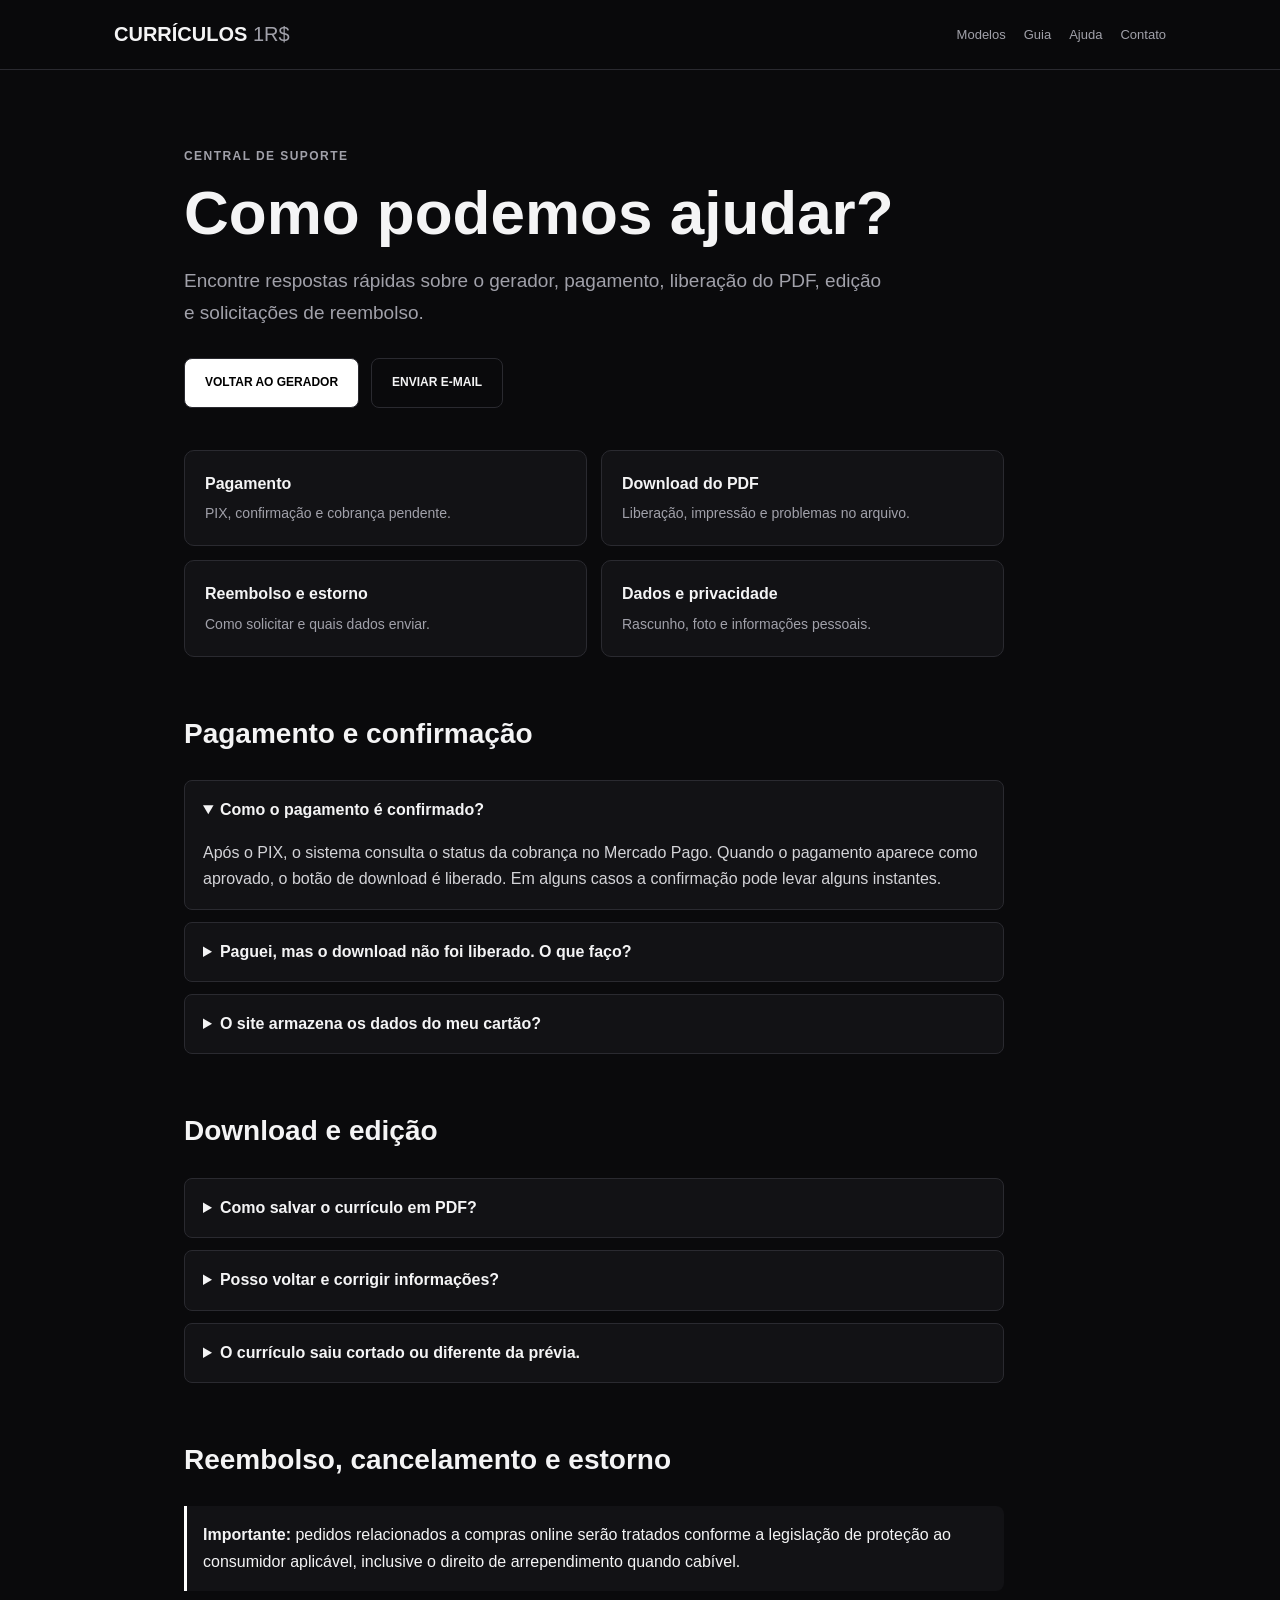
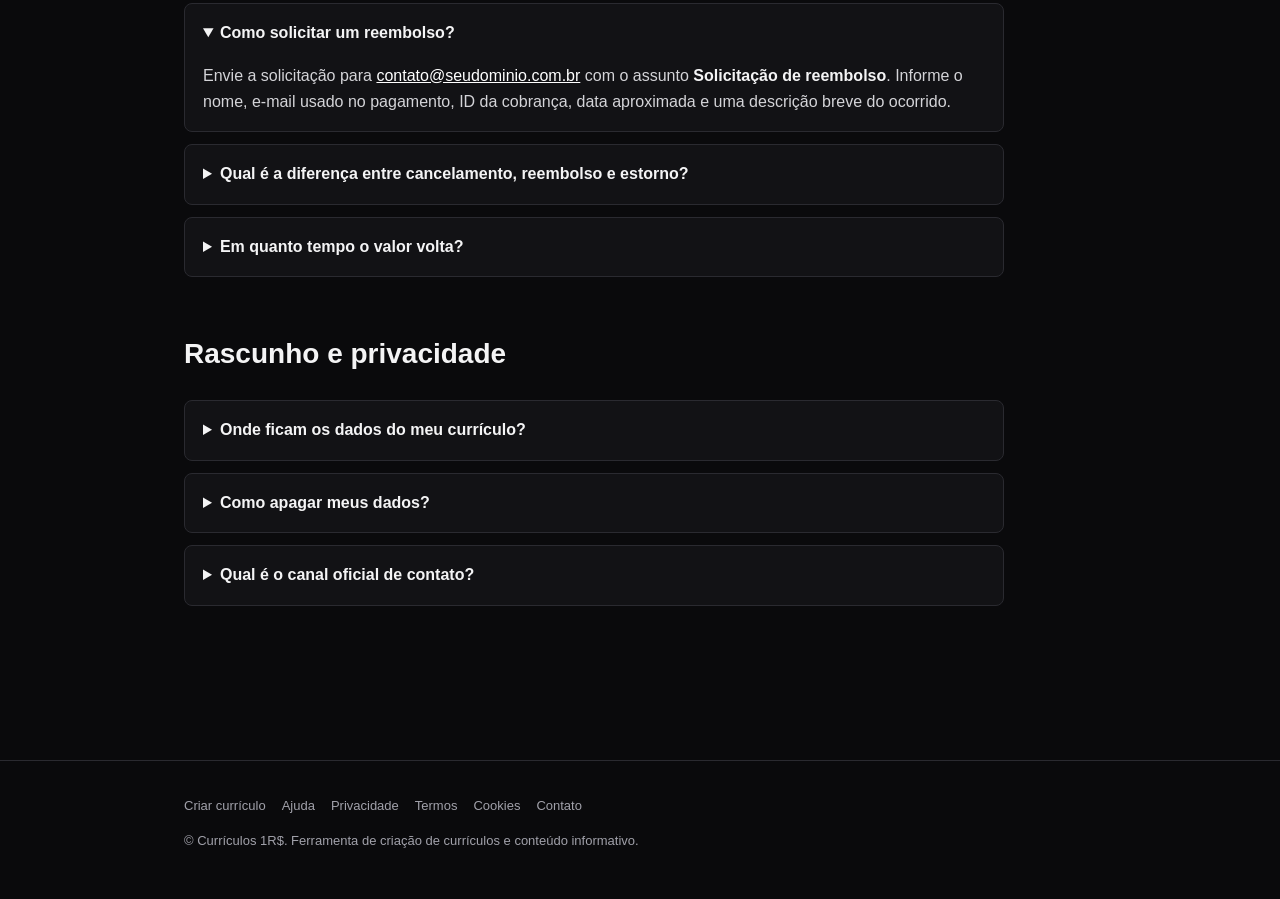
<file: pages/ajuda.html>
<!doctype html>
<html lang="pt-BR"><head><meta charset="UTF-8"><meta name="viewport" content="width=device-width,initial-scale=1">
<title>Central de Ajuda | Currículos 1R$</title><meta name="description" content="Respostas sobre pagamento, download do PDF, edição do currículo, reembolso, privacidade e contato."><meta name="robots" content="index, follow, max-image-preview:large"><link rel="canonical" href="https://seu-usuario.github.io/seu-repositorio/ajuda">
<meta property="og:type" content="article"><meta property="og:locale" content="pt_BR"><meta property="og:site_name" content="Currículos 1R$"><meta property="og:title" content="Central de Ajuda"><meta property="og:description" content="Respostas sobre pagamento, download do PDF, edição do currículo, reembolso, privacidade e contato."><meta property="og:url" content="https://seu-usuario.github.io/seu-repositorio/ajuda"><meta property="og:image" content="https://seu-usuario.github.io/seu-repositorio/assets/og-image.png">
<link rel="icon" href="../assets/favicon.svg" type="image/svg+xml"><meta name="theme-color" content="#121215"><link rel="stylesheet" href="../css/marketing.css"></head>
<body><header><nav class="nav" aria-label="Navegação principal"><a class="brand" href="../index.html">Currículos <span>1R$</span></a><div class="nav-links"><a href="modelos-de-curriculo.html">Modelos</a><a href="como-fazer-um-curriculo.html">Guia</a><a href="ajuda.html">Ajuda</a><a href="contato.html">Contato</a></div></nav></header>
<main class="container"><article>
<div class="hero"><span class="eyebrow">Central de suporte</span><h1>Como podemos ajudar?</h1><p>Encontre respostas rápidas sobre o gerador, pagamento, liberação do PDF, edição e solicitações de reembolso.</p><div class="actions"><a class="btn btn-primary" href="../index.html">Voltar ao gerador</a><a class="btn" href="mailto:contato@seudominio.com.br">Enviar e-mail</a></div></div>
<div class="help-grid">
<a class="help-card" href="#pagamento"><strong>Pagamento</strong><span>PIX, confirmação e cobrança pendente.</span></a>
<a class="help-card" href="#download"><strong>Download do PDF</strong><span>Liberação, impressão e problemas no arquivo.</span></a>
<a class="help-card" href="#reembolso"><strong>Reembolso e estorno</strong><span>Como solicitar e quais dados enviar.</span></a>
<a class="help-card" href="#dados"><strong>Dados e privacidade</strong><span>Rascunho, foto e informações pessoais.</span></a>
</div>
<section class="faq" id="pagamento"><h2>Pagamento e confirmação</h2>
<details open><summary>Como o pagamento é confirmado?</summary><p>Após o PIX, o sistema consulta o status da cobrança no Mercado Pago. Quando o pagamento aparece como aprovado, o botão de download é liberado. Em alguns casos a confirmação pode levar alguns instantes.</p></details>
<details><summary>Paguei, mas o download não foi liberado. O que faço?</summary><p>Aguarde alguns minutos e mantenha a página aberta. Se continuar pendente, envie um e-mail para <a href="mailto:contato@seudominio.com.br">contato@seudominio.com.br</a> informando o e-mail usado na cobrança, o horário aproximado e o ID do pagamento. Não envie senha, código de segurança ou dados completos do cartão.</p></details>
<details><summary>O site armazena os dados do meu cartão?</summary><p>Não. O pagamento é processado pelo Mercado Pago. O Currículos 1R$ não solicita nem armazena número completo de cartão, senha bancária ou código de segurança.</p></details></section>
<section class="faq" id="download"><h2>Download e edição</h2>
<details><summary>Como salvar o currículo em PDF?</summary><p>Depois da confirmação do pagamento, clique em <strong>Baixar currículo em PDF</strong>. Na janela do navegador, escolha a opção <strong>Salvar como PDF</strong>, confirme o tamanho A4 e mantenha a escala padrão.</p></details>
<details><summary>Posso voltar e corrigir informações?</summary><p>Sim. Use o botão de voltar para editar os campos e atualizar a prévia. Enquanto o rascunho estiver salvo no mesmo navegador, você poderá continuar de onde parou.</p></details>
<details><summary>O currículo saiu cortado ou diferente da prévia.</summary><p>Confirme que o papel está em A4, a escala em 100% ou padrão e as margens na configuração recomendada pelo navegador. Caso o problema continue, informe o modelo escolhido e envie uma captura de tela para o suporte.</p></details></section>
<section class="faq" id="reembolso"><h2>Reembolso, cancelamento e estorno</h2>
<div class="notice"><strong>Importante:</strong> pedidos relacionados a compras online serão tratados conforme a legislação de proteção ao consumidor aplicável, inclusive o direito de arrependimento quando cabível.</div>
<details open><summary>Como solicitar um reembolso?</summary><p>Envie a solicitação para <a href="mailto:contato@seudominio.com.br">contato@seudominio.com.br</a> com o assunto <strong>Solicitação de reembolso</strong>. Informe o nome, e-mail usado no pagamento, ID da cobrança, data aproximada e uma descrição breve do ocorrido.</p></details>
<details><summary>Qual é a diferença entre cancelamento, reembolso e estorno?</summary><p>Cancelamento normalmente ocorre quando a cobrança ainda não foi concluída. Reembolso é a devolução de um pagamento já aprovado. “Estorno” é um termo usado com frequência para a devolução do valor pelo meio de pagamento. No PIX, o valor aprovado para reembolso é devolvido à conta do pagador.</p></details>
<details><summary>Em quanto tempo o valor volta?</summary><p>Após o reembolso ser processado, o prazo de crédito depende do meio de pagamento e da instituição financeira. O suporte informará quando a solicitação tiver sido encaminhada ou concluída.</p></details></section>
<section class="faq" id="dados"><h2>Rascunho e privacidade</h2>
<details><summary>Onde ficam os dados do meu currículo?</summary><p>O rascunho é mantido no armazenamento local do navegador para permitir que você continue o preenchimento. O conteúdo completo do currículo não precisa ser enviado ao servidor para gerar a prévia.</p></details>
<details><summary>Como apagar meus dados?</summary><p>Clique em <strong>Reiniciar</strong> e confirme a exclusão. Também é possível remover os dados do site nas configurações de privacidade do navegador.</p></details>
<details><summary>Qual é o canal oficial de contato?</summary><p>O canal oficial é <a href="mailto:contato@seudominio.com.br">contato@seudominio.com.br</a>. Para sua segurança, nunca envie senhas, códigos de autenticação ou informações bancárias completas.</p></details></section>
</article></main><footer><div class="footer-inner"><div class="footer-links"><a href="../index.html">Criar currículo</a><a href="ajuda.html">Ajuda</a><a href="politica-de-privacidade.html">Privacidade</a><a href="termos-de-uso.html">Termos</a><a href="politica-de-cookies.html">Cookies</a><a href="contato.html">Contato</a></div><p>© Currículos 1R$. Ferramenta de criação de currículos e conteúdo informativo.</p></div></footer></body></html>
</file>
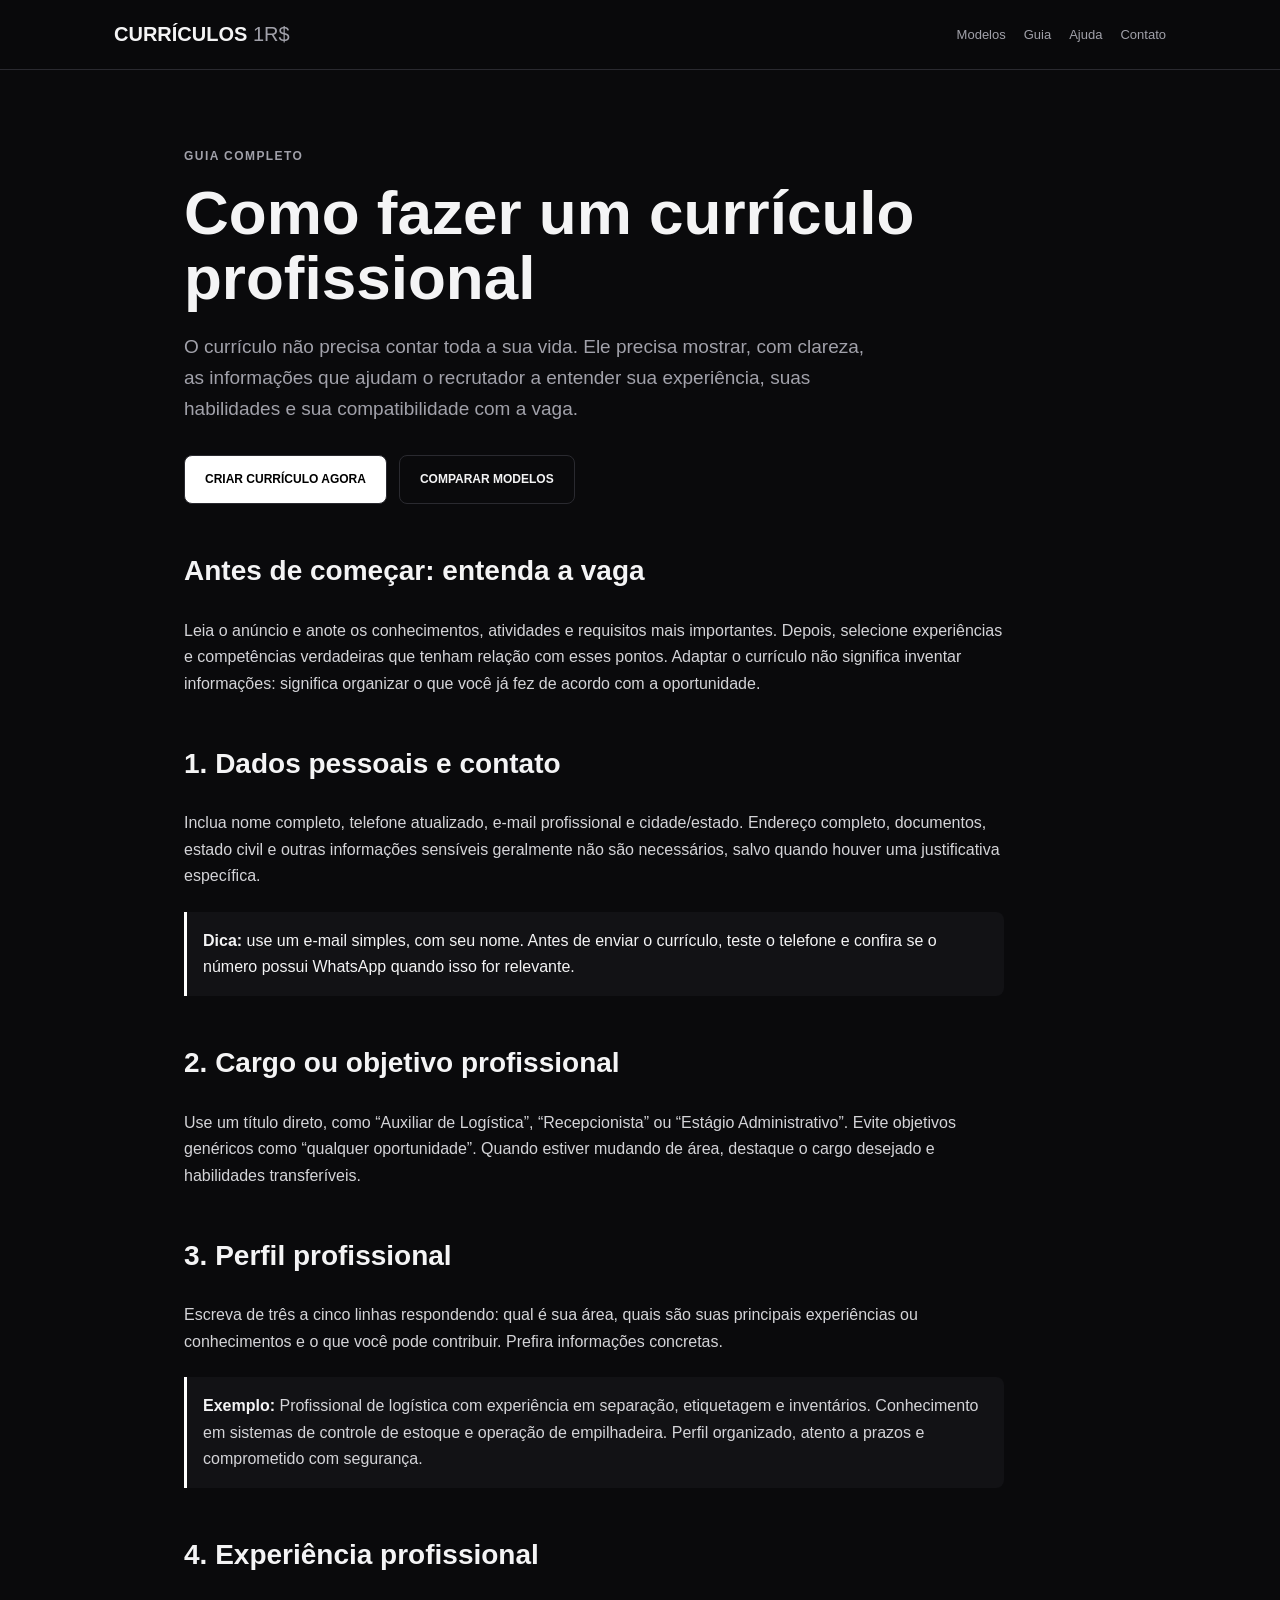
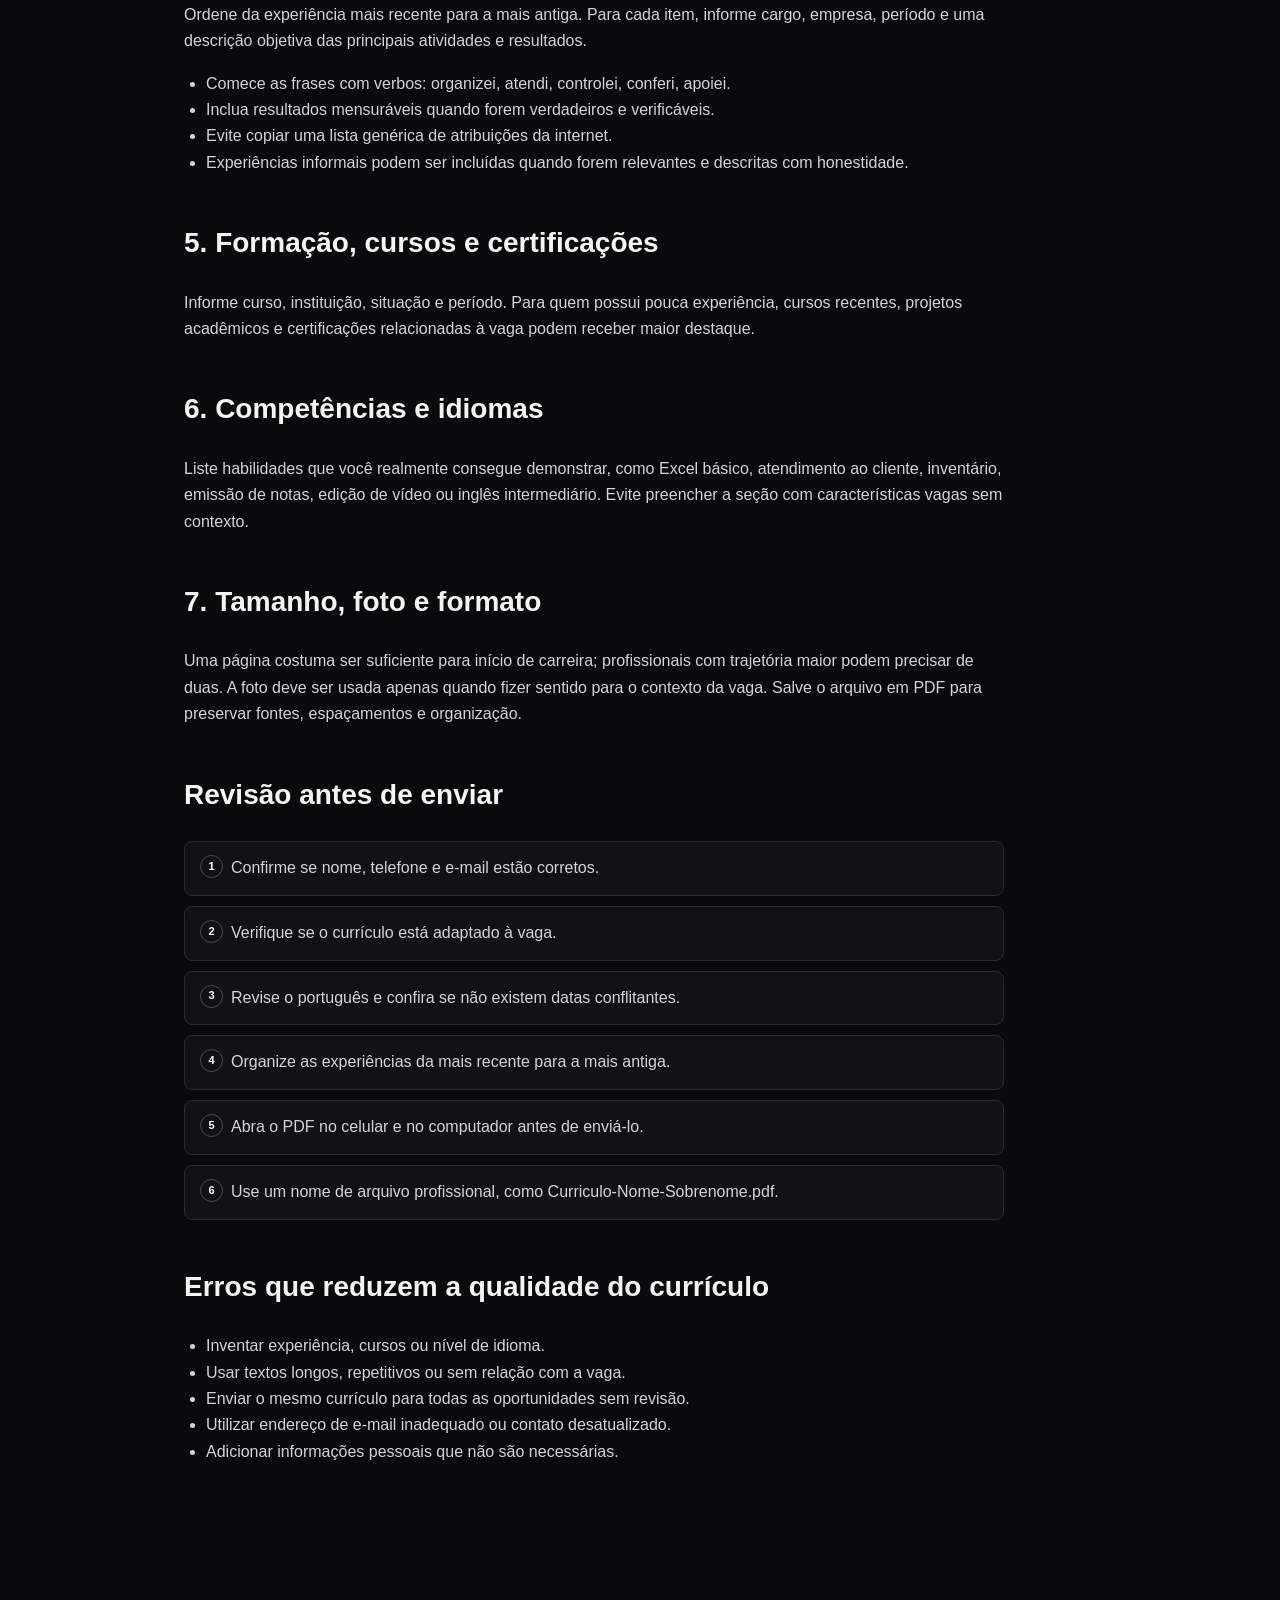
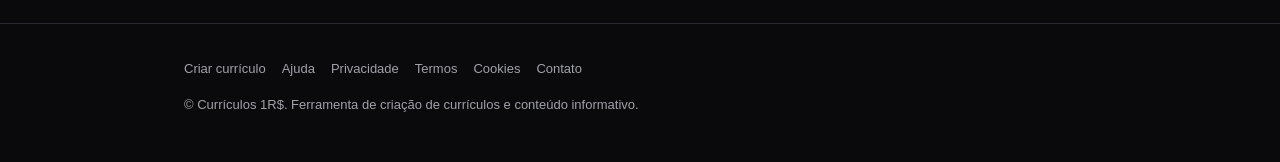
<file: pages/como-fazer-um-curriculo.html>
<!doctype html>
<html lang="pt-BR"><head><meta charset="UTF-8"><meta name="viewport" content="width=device-width,initial-scale=1">
<title>Como fazer um currículo profissional | Currículos 1R$</title><meta name="description" content="Guia detalhado para criar um currículo claro, relevante e adaptado à vaga, com exemplos e checklist de revisão."><meta name="robots" content="index, follow, max-image-preview:large"><link rel="canonical" href="https://seu-usuario.github.io/seu-repositorio/como-fazer-um-curriculo">
<meta property="og:type" content="article"><meta property="og:locale" content="pt_BR"><meta property="og:site_name" content="Currículos 1R$"><meta property="og:title" content="Como fazer um currículo profissional"><meta property="og:description" content="Guia detalhado para criar um currículo claro, relevante e adaptado à vaga, com exemplos e checklist de revisão."><meta property="og:url" content="https://seu-usuario.github.io/seu-repositorio/como-fazer-um-curriculo"><meta property="og:image" content="https://seu-usuario.github.io/seu-repositorio/assets/og-image.png">
<link rel="icon" href="../assets/favicon.svg" type="image/svg+xml"><meta name="theme-color" content="#121215"><link rel="stylesheet" href="../css/marketing.css"></head>
<body><header><nav class="nav" aria-label="Navegação principal"><a class="brand" href="../index.html">Currículos <span>1R$</span></a><div class="nav-links"><a href="modelos-de-curriculo.html">Modelos</a><a href="como-fazer-um-curriculo.html">Guia</a><a href="ajuda.html">Ajuda</a><a href="contato.html">Contato</a></div></nav></header>
<main class="container"><article>
<div class="hero"><span class="eyebrow">Guia completo</span><h1>Como fazer um currículo profissional</h1><p>O currículo não precisa contar toda a sua vida. Ele precisa mostrar, com clareza, as informações que ajudam o recrutador a entender sua experiência, suas habilidades e sua compatibilidade com a vaga.</p><div class="actions"><a class="btn btn-primary" href="../index.html">Criar currículo agora</a><a class="btn" href="modelos-de-curriculo.html">Comparar modelos</a></div></div>
<h2>Antes de começar: entenda a vaga</h2><p>Leia o anúncio e anote os conhecimentos, atividades e requisitos mais importantes. Depois, selecione experiências e competências verdadeiras que tenham relação com esses pontos. Adaptar o currículo não significa inventar informações: significa organizar o que você já fez de acordo com a oportunidade.</p>
<h2>1. Dados pessoais e contato</h2><p>Inclua nome completo, telefone atualizado, e-mail profissional e cidade/estado. Endereço completo, documentos, estado civil e outras informações sensíveis geralmente não são necessários, salvo quando houver uma justificativa específica.</p><div class="notice"><strong>Dica:</strong> use um e-mail simples, com seu nome. Antes de enviar o currículo, teste o telefone e confira se o número possui WhatsApp quando isso for relevante.</div>
<h2>2. Cargo ou objetivo profissional</h2><p>Use um título direto, como “Auxiliar de Logística”, “Recepcionista” ou “Estágio Administrativo”. Evite objetivos genéricos como “qualquer oportunidade”. Quando estiver mudando de área, destaque o cargo desejado e habilidades transferíveis.</p>
<h2>3. Perfil profissional</h2><p>Escreva de três a cinco linhas respondendo: qual é sua área, quais são suas principais experiências ou conhecimentos e o que você pode contribuir. Prefira informações concretas.</p><p class="notice"><strong>Exemplo:</strong> Profissional de logística com experiência em separação, etiquetagem e inventários. Conhecimento em sistemas de controle de estoque e operação de empilhadeira. Perfil organizado, atento a prazos e comprometido com segurança.</p>
<h2>4. Experiência profissional</h2><p>Ordene da experiência mais recente para a mais antiga. Para cada item, informe cargo, empresa, período e uma descrição objetiva das principais atividades e resultados.</p><ul><li>Comece as frases com verbos: organizei, atendi, controlei, conferi, apoiei.</li><li>Inclua resultados mensuráveis quando forem verdadeiros e verificáveis.</li><li>Evite copiar uma lista genérica de atribuições da internet.</li><li>Experiências informais podem ser incluídas quando forem relevantes e descritas com honestidade.</li></ul>
<h2>5. Formação, cursos e certificações</h2><p>Informe curso, instituição, situação e período. Para quem possui pouca experiência, cursos recentes, projetos acadêmicos e certificações relacionadas à vaga podem receber maior destaque.</p>
<h2>6. Competências e idiomas</h2><p>Liste habilidades que você realmente consegue demonstrar, como Excel básico, atendimento ao cliente, inventário, emissão de notas, edição de vídeo ou inglês intermediário. Evite preencher a seção com características vagas sem contexto.</p>
<h2>7. Tamanho, foto e formato</h2><p>Uma página costuma ser suficiente para início de carreira; profissionais com trajetória maior podem precisar de duas. A foto deve ser usada apenas quando fizer sentido para o contexto da vaga. Salve o arquivo em PDF para preservar fontes, espaçamentos e organização.</p>
<h2>Revisão antes de enviar</h2><ul class="review-list"><li>Confirme se nome, telefone e e-mail estão corretos.</li><li>Verifique se o currículo está adaptado à vaga.</li><li>Revise o português e confira se não existem datas conflitantes.</li><li>Organize as experiências da mais recente para a mais antiga.</li><li>Abra o PDF no celular e no computador antes de enviá-lo.</li><li>Use um nome de arquivo profissional, como Curriculo-Nome-Sobrenome.pdf.</li></ul>
<h2>Erros que reduzem a qualidade do currículo</h2><ul><li>Inventar experiência, cursos ou nível de idioma.</li><li>Usar textos longos, repetitivos ou sem relação com a vaga.</li><li>Enviar o mesmo currículo para todas as oportunidades sem revisão.</li><li>Utilizar endereço de e-mail inadequado ou contato desatualizado.</li><li>Adicionar informações pessoais que não são necessárias.</li></ul>
</article></main><footer><div class="footer-inner"><div class="footer-links"><a href="../index.html">Criar currículo</a><a href="ajuda.html">Ajuda</a><a href="politica-de-privacidade.html">Privacidade</a><a href="termos-de-uso.html">Termos</a><a href="politica-de-cookies.html">Cookies</a><a href="contato.html">Contato</a></div><p>© Currículos 1R$. Ferramenta de criação de currículos e conteúdo informativo.</p></div></footer></body></html>
</file>
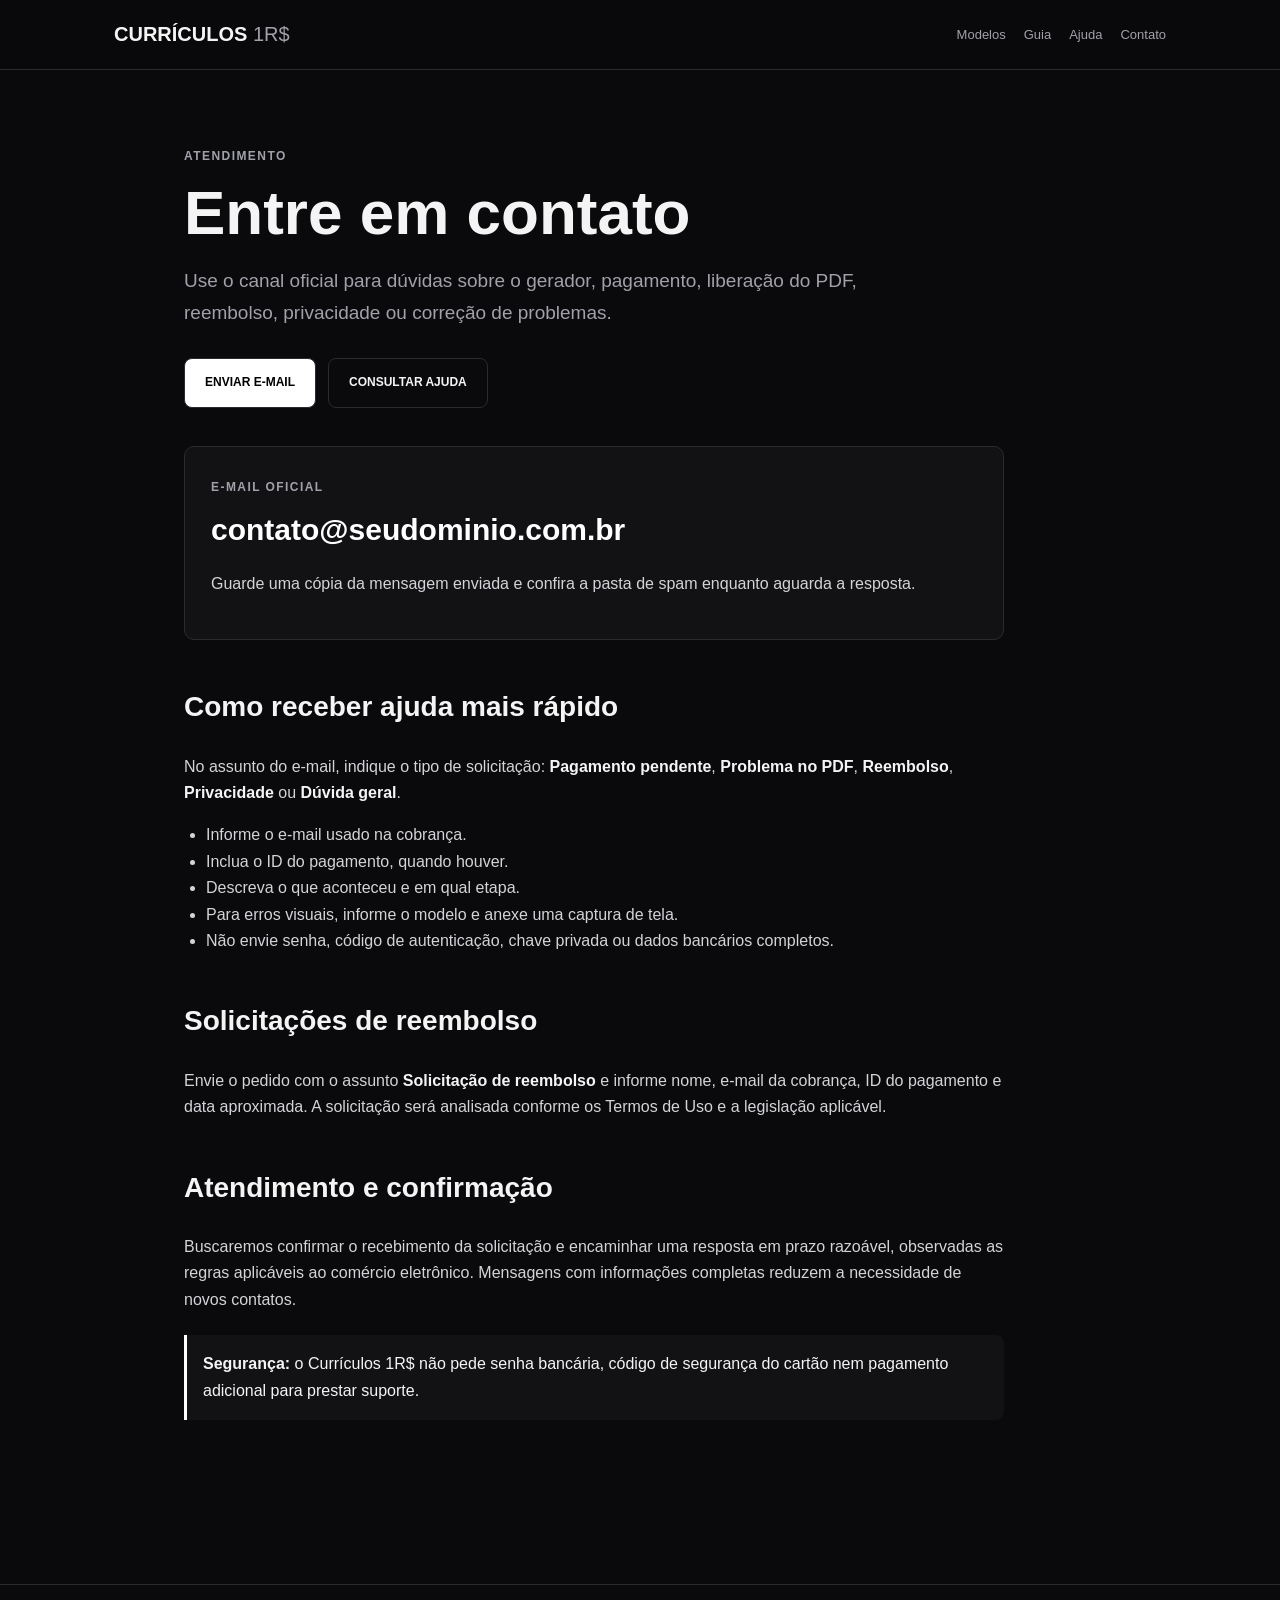
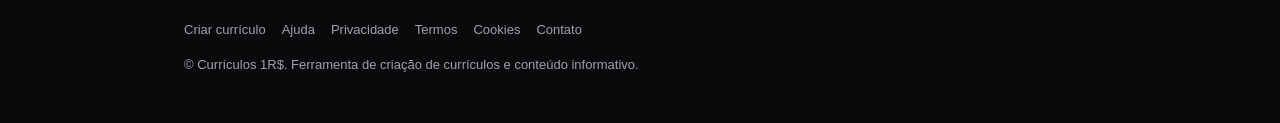
<file: pages/contato.html>
<!doctype html>
<html lang="pt-BR"><head><meta charset="UTF-8"><meta name="viewport" content="width=device-width,initial-scale=1">
<title>Entre em contato | Currículos 1R$</title><meta name="description" content="Canal oficial para dúvidas, suporte ao pagamento, solicitações de reembolso e assuntos de privacidade."><meta name="robots" content="index, follow, max-image-preview:large"><link rel="canonical" href="https://seu-usuario.github.io/seu-repositorio/contato">
<meta property="og:type" content="article"><meta property="og:locale" content="pt_BR"><meta property="og:site_name" content="Currículos 1R$"><meta property="og:title" content="Entre em contato"><meta property="og:description" content="Canal oficial para dúvidas, suporte ao pagamento, solicitações de reembolso e assuntos de privacidade."><meta property="og:url" content="https://seu-usuario.github.io/seu-repositorio/contato"><meta property="og:image" content="https://seu-usuario.github.io/seu-repositorio/assets/og-image.png">
<link rel="icon" href="../assets/favicon.svg" type="image/svg+xml"><meta name="theme-color" content="#121215"><link rel="stylesheet" href="../css/marketing.css"></head>
<body><header><nav class="nav" aria-label="Navegação principal"><a class="brand" href="../index.html">Currículos <span>1R$</span></a><div class="nav-links"><a href="modelos-de-curriculo.html">Modelos</a><a href="como-fazer-um-curriculo.html">Guia</a><a href="ajuda.html">Ajuda</a><a href="contato.html">Contato</a></div></nav></header>
<main class="container"><article>
<div class="hero"><span class="eyebrow">Atendimento</span><h1>Entre em contato</h1><p>Use o canal oficial para dúvidas sobre o gerador, pagamento, liberação do PDF, reembolso, privacidade ou correção de problemas.</p><div class="actions"><a class="btn btn-primary" href="mailto:contato@seudominio.com.br">Enviar e-mail</a><a class="btn" href="ajuda.html">Consultar ajuda</a></div></div>
<div class="contact-panel"><div><span class="eyebrow">E-mail oficial</span><h2><a href="mailto:contato@seudominio.com.br">contato@seudominio.com.br</a></h2><p>Guarde uma cópia da mensagem enviada e confira a pasta de spam enquanto aguarda a resposta.</p></div></div>
<h2>Como receber ajuda mais rápido</h2><p>No assunto do e-mail, indique o tipo de solicitação: <strong>Pagamento pendente</strong>, <strong>Problema no PDF</strong>, <strong>Reembolso</strong>, <strong>Privacidade</strong> ou <strong>Dúvida geral</strong>.</p><ul><li>Informe o e-mail usado na cobrança.</li><li>Inclua o ID do pagamento, quando houver.</li><li>Descreva o que aconteceu e em qual etapa.</li><li>Para erros visuais, informe o modelo e anexe uma captura de tela.</li><li>Não envie senha, código de autenticação, chave privada ou dados bancários completos.</li></ul>
<h2>Solicitações de reembolso</h2><p>Envie o pedido com o assunto <strong>Solicitação de reembolso</strong> e informe nome, e-mail da cobrança, ID do pagamento e data aproximada. A solicitação será analisada conforme os Termos de Uso e a legislação aplicável.</p>
<h2>Atendimento e confirmação</h2><p>Buscaremos confirmar o recebimento da solicitação e encaminhar uma resposta em prazo razoável, observadas as regras aplicáveis ao comércio eletrônico. Mensagens com informações completas reduzem a necessidade de novos contatos.</p>
<div class="notice"><strong>Segurança:</strong> o Currículos 1R$ não pede senha bancária, código de segurança do cartão nem pagamento adicional para prestar suporte.</div>
</article></main><footer><div class="footer-inner"><div class="footer-links"><a href="../index.html">Criar currículo</a><a href="ajuda.html">Ajuda</a><a href="politica-de-privacidade.html">Privacidade</a><a href="termos-de-uso.html">Termos</a><a href="politica-de-cookies.html">Cookies</a><a href="contato.html">Contato</a></div><p>© Currículos 1R$. Ferramenta de criação de currículos e conteúdo informativo.</p></div></footer></body></html>
</file>
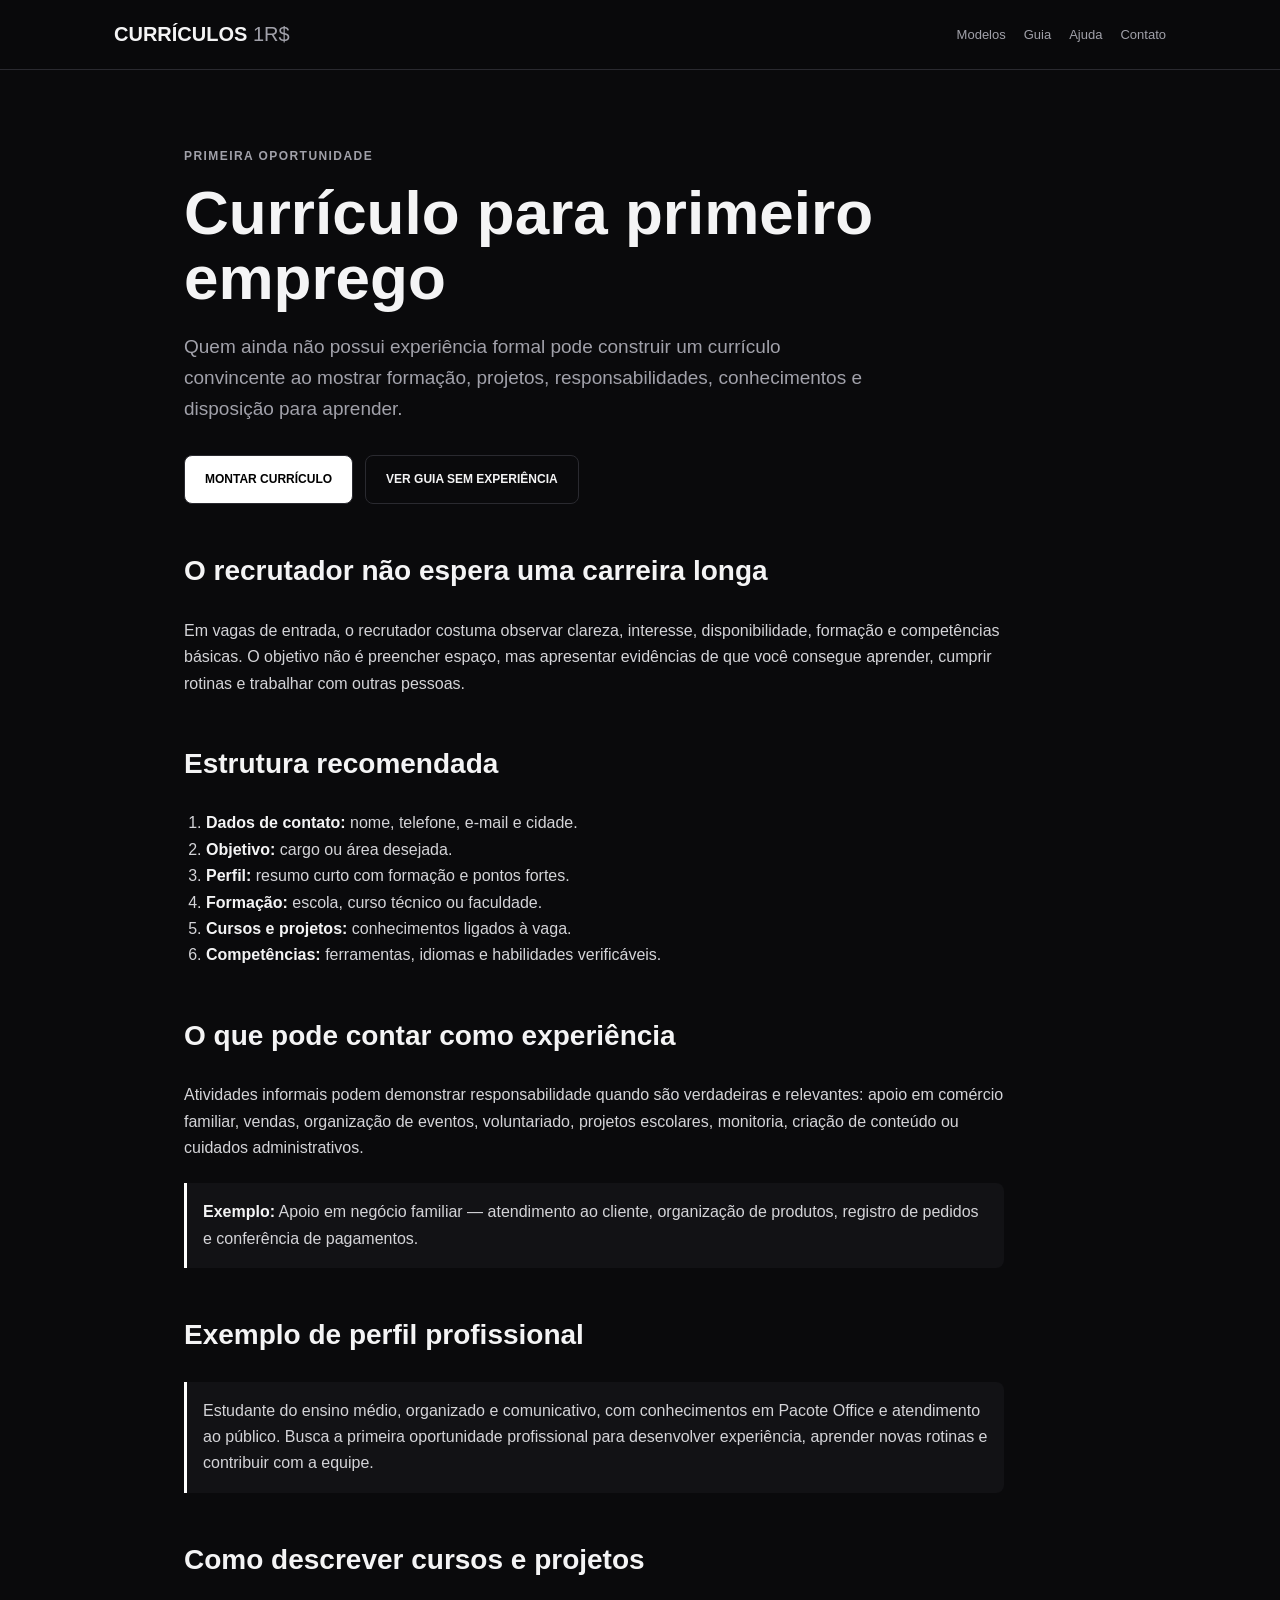
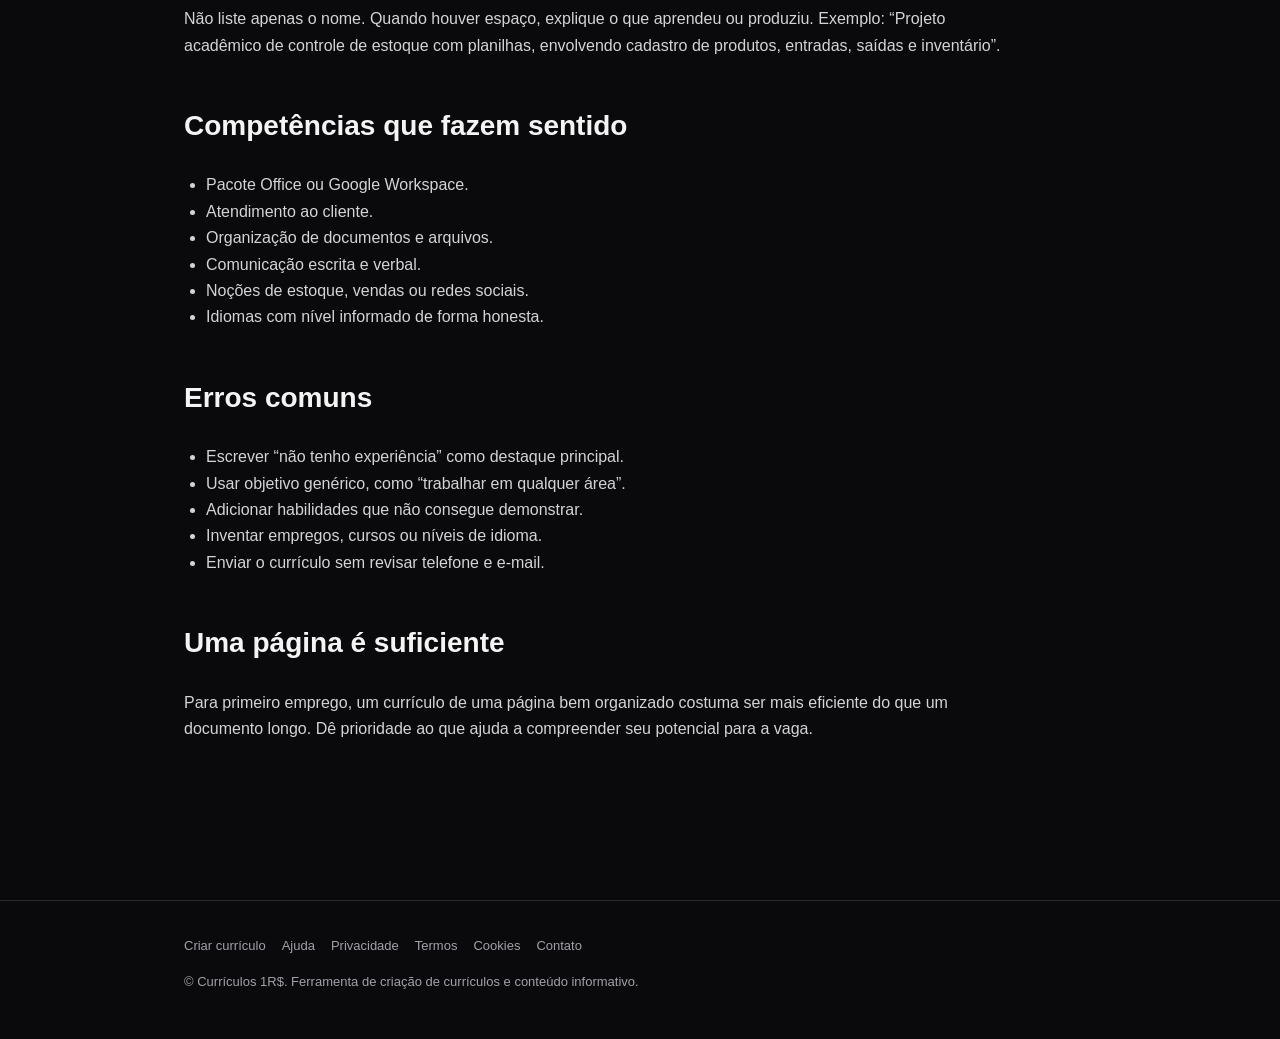
<file: pages/curriculo-primeiro-emprego.html>
<!doctype html>
<html lang="pt-BR"><head><meta charset="UTF-8"><meta name="viewport" content="width=device-width,initial-scale=1">
<title>Currículo para primeiro emprego | Currículos 1R$</title><meta name="description" content="Guia com estrutura, exemplos e orientações para criar um currículo forte mesmo sem experiência formal."><meta name="robots" content="index, follow, max-image-preview:large"><link rel="canonical" href="https://seu-usuario.github.io/seu-repositorio/curriculo-primeiro-emprego">
<meta property="og:type" content="article"><meta property="og:locale" content="pt_BR"><meta property="og:site_name" content="Currículos 1R$"><meta property="og:title" content="Currículo para primeiro emprego"><meta property="og:description" content="Guia com estrutura, exemplos e orientações para criar um currículo forte mesmo sem experiência formal."><meta property="og:url" content="https://seu-usuario.github.io/seu-repositorio/curriculo-primeiro-emprego"><meta property="og:image" content="https://seu-usuario.github.io/seu-repositorio/assets/og-image.png">
<link rel="icon" href="../assets/favicon.svg" type="image/svg+xml"><meta name="theme-color" content="#121215"><link rel="stylesheet" href="../css/marketing.css"></head>
<body><header><nav class="nav" aria-label="Navegação principal"><a class="brand" href="../index.html">Currículos <span>1R$</span></a><div class="nav-links"><a href="modelos-de-curriculo.html">Modelos</a><a href="como-fazer-um-curriculo.html">Guia</a><a href="ajuda.html">Ajuda</a><a href="contato.html">Contato</a></div></nav></header>
<main class="container"><article>
<div class="hero"><span class="eyebrow">Primeira oportunidade</span><h1>Currículo para primeiro emprego</h1><p>Quem ainda não possui experiência formal pode construir um currículo convincente ao mostrar formação, projetos, responsabilidades, conhecimentos e disposição para aprender.</p><div class="actions"><a class="btn btn-primary" href="../index.html">Montar currículo</a><a class="btn" href="curriculo-sem-experiencia.html">Ver guia sem experiência</a></div></div>
<h2>O recrutador não espera uma carreira longa</h2><p>Em vagas de entrada, o recrutador costuma observar clareza, interesse, disponibilidade, formação e competências básicas. O objetivo não é preencher espaço, mas apresentar evidências de que você consegue aprender, cumprir rotinas e trabalhar com outras pessoas.</p>
<h2>Estrutura recomendada</h2><ol><li><strong>Dados de contato:</strong> nome, telefone, e-mail e cidade.</li><li><strong>Objetivo:</strong> cargo ou área desejada.</li><li><strong>Perfil:</strong> resumo curto com formação e pontos fortes.</li><li><strong>Formação:</strong> escola, curso técnico ou faculdade.</li><li><strong>Cursos e projetos:</strong> conhecimentos ligados à vaga.</li><li><strong>Competências:</strong> ferramentas, idiomas e habilidades verificáveis.</li></ol>
<h2>O que pode contar como experiência</h2><p>Atividades informais podem demonstrar responsabilidade quando são verdadeiras e relevantes: apoio em comércio familiar, vendas, organização de eventos, voluntariado, projetos escolares, monitoria, criação de conteúdo ou cuidados administrativos.</p><p class="notice"><strong>Exemplo:</strong> Apoio em negócio familiar — atendimento ao cliente, organização de produtos, registro de pedidos e conferência de pagamentos.</p>
<h2>Exemplo de perfil profissional</h2><p class="notice">Estudante do ensino médio, organizado e comunicativo, com conhecimentos em Pacote Office e atendimento ao público. Busca a primeira oportunidade profissional para desenvolver experiência, aprender novas rotinas e contribuir com a equipe.</p>
<h2>Como descrever cursos e projetos</h2><p>Não liste apenas o nome. Quando houver espaço, explique o que aprendeu ou produziu. Exemplo: “Projeto acadêmico de controle de estoque com planilhas, envolvendo cadastro de produtos, entradas, saídas e inventário”.</p>
<h2>Competências que fazem sentido</h2><ul><li>Pacote Office ou Google Workspace.</li><li>Atendimento ao cliente.</li><li>Organização de documentos e arquivos.</li><li>Comunicação escrita e verbal.</li><li>Noções de estoque, vendas ou redes sociais.</li><li>Idiomas com nível informado de forma honesta.</li></ul>
<h2>Erros comuns</h2><ul><li>Escrever “não tenho experiência” como destaque principal.</li><li>Usar objetivo genérico, como “trabalhar em qualquer área”.</li><li>Adicionar habilidades que não consegue demonstrar.</li><li>Inventar empregos, cursos ou níveis de idioma.</li><li>Enviar o currículo sem revisar telefone e e-mail.</li></ul>
<h2>Uma página é suficiente</h2><p>Para primeiro emprego, um currículo de uma página bem organizado costuma ser mais eficiente do que um documento longo. Dê prioridade ao que ajuda a compreender seu potencial para a vaga.</p>
</article></main><footer><div class="footer-inner"><div class="footer-links"><a href="../index.html">Criar currículo</a><a href="ajuda.html">Ajuda</a><a href="politica-de-privacidade.html">Privacidade</a><a href="termos-de-uso.html">Termos</a><a href="politica-de-cookies.html">Cookies</a><a href="contato.html">Contato</a></div><p>© Currículos 1R$. Ferramenta de criação de currículos e conteúdo informativo.</p></div></footer></body></html>
</file>
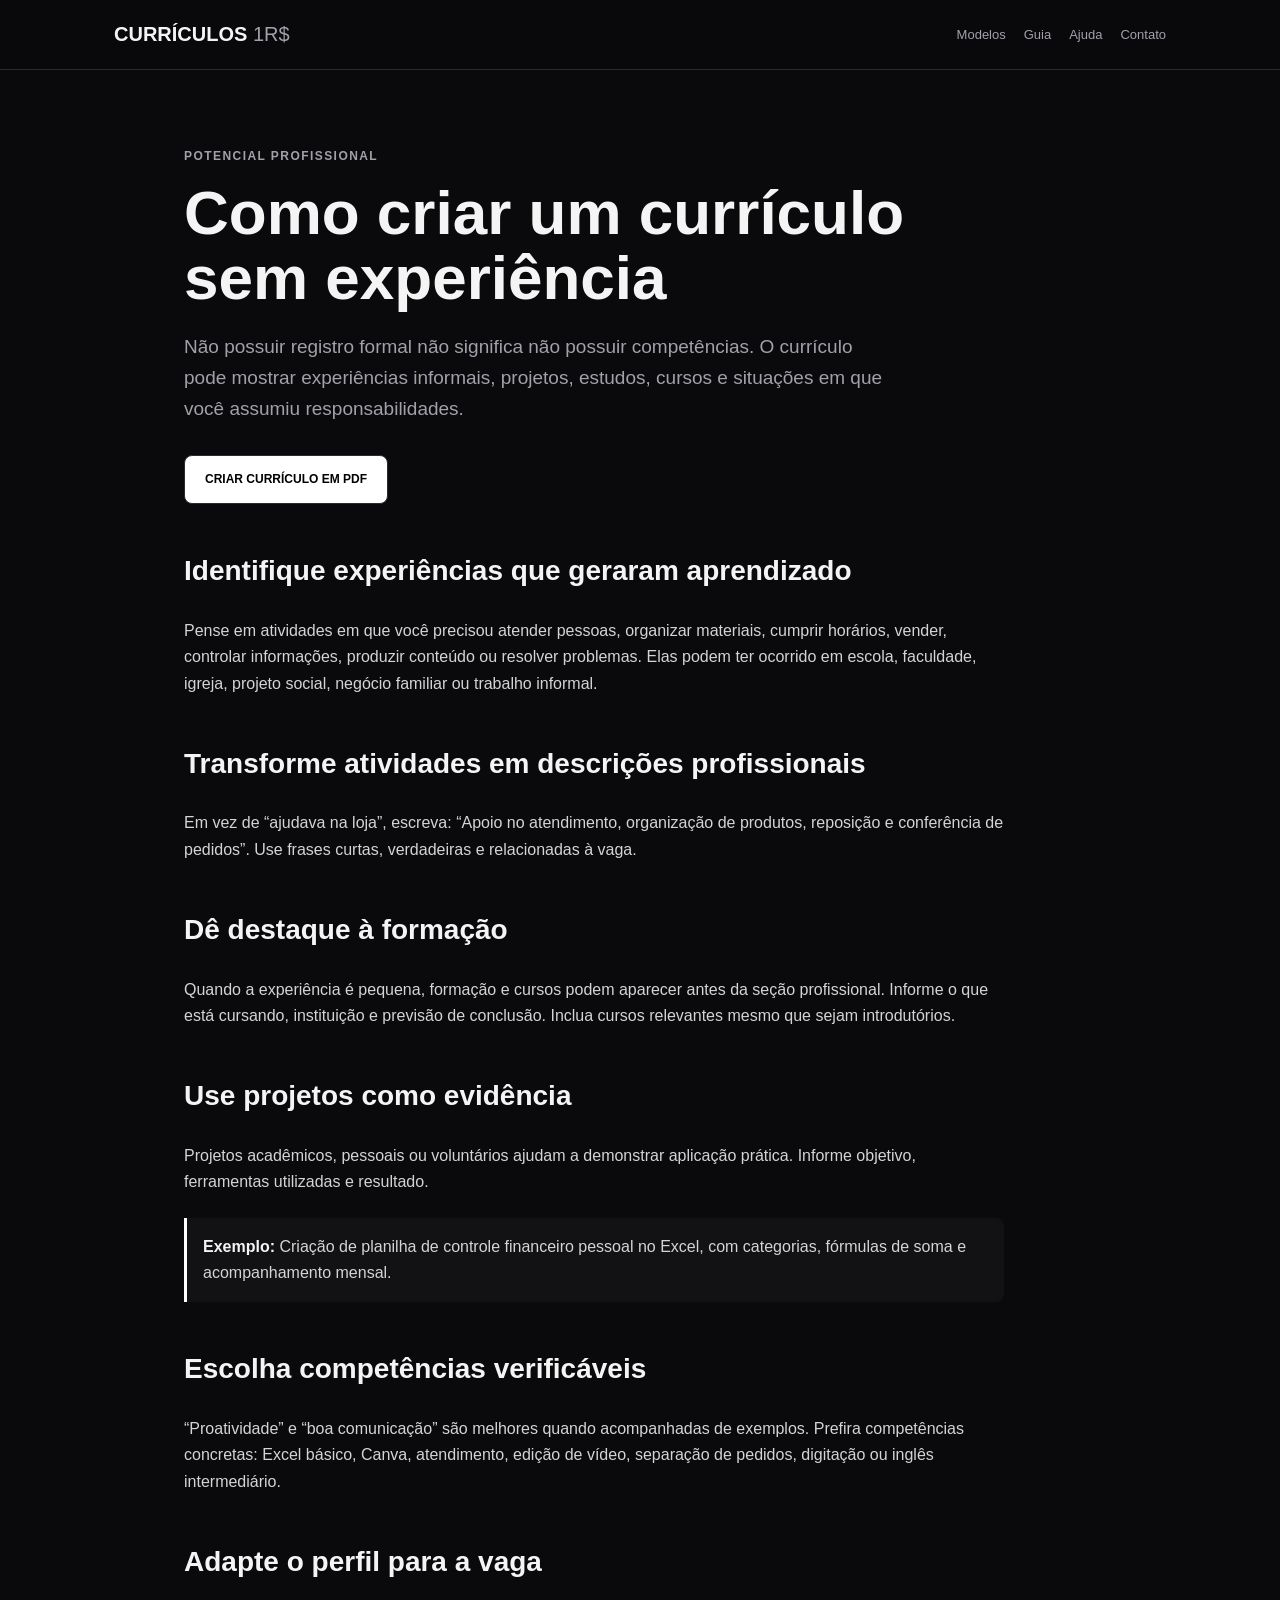
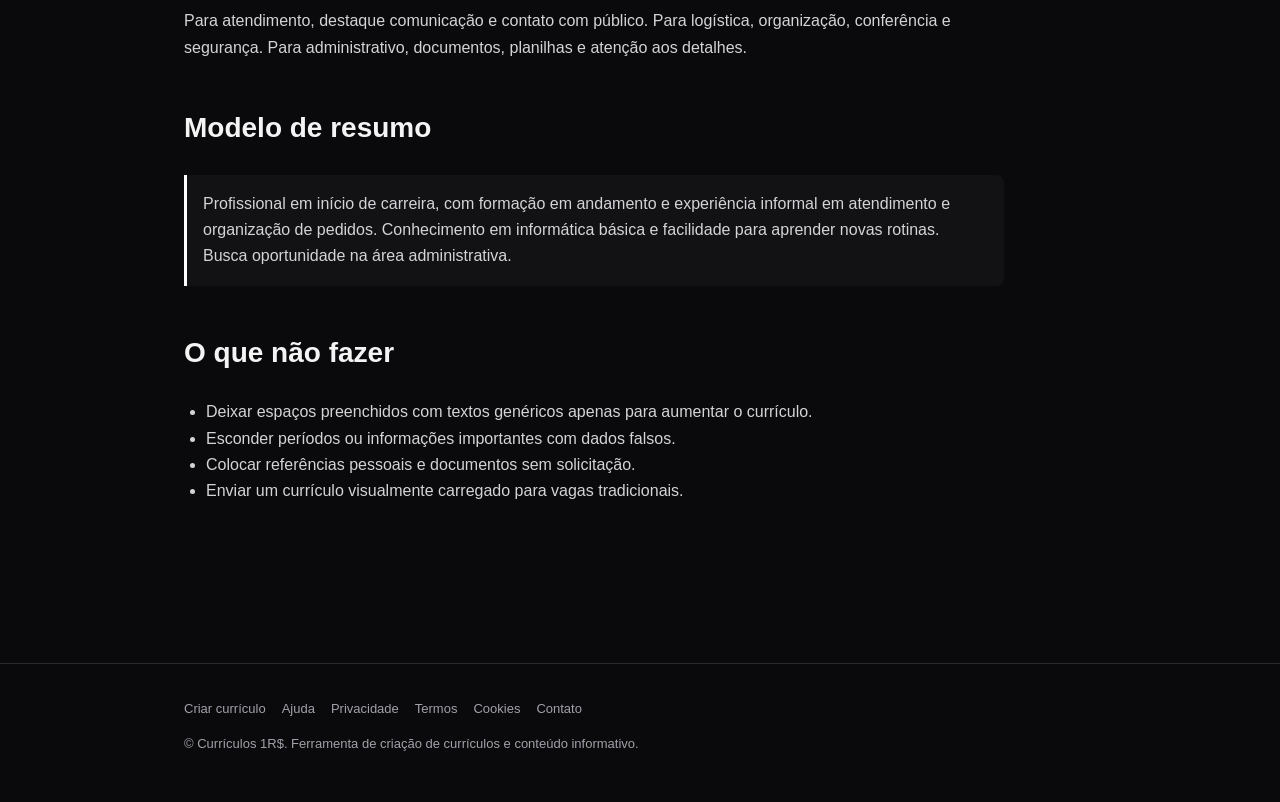
<file: pages/curriculo-sem-experiencia.html>
<!doctype html>
<html lang="pt-BR"><head><meta charset="UTF-8"><meta name="viewport" content="width=device-width,initial-scale=1">
<title>Currículo sem experiência profissional | Currículos 1R$</title><meta name="description" content="Aprenda a valorizar formação, projetos, trabalho informal e competências em um currículo sem experiência registrada."><meta name="robots" content="index, follow, max-image-preview:large"><link rel="canonical" href="https://seu-usuario.github.io/seu-repositorio/curriculo-sem-experiencia">
<meta property="og:type" content="article"><meta property="og:locale" content="pt_BR"><meta property="og:site_name" content="Currículos 1R$"><meta property="og:title" content="Currículo sem experiência profissional"><meta property="og:description" content="Aprenda a valorizar formação, projetos, trabalho informal e competências em um currículo sem experiência registrada."><meta property="og:url" content="https://seu-usuario.github.io/seu-repositorio/curriculo-sem-experiencia"><meta property="og:image" content="https://seu-usuario.github.io/seu-repositorio/assets/og-image.png">
<link rel="icon" href="../assets/favicon.svg" type="image/svg+xml"><meta name="theme-color" content="#121215"><link rel="stylesheet" href="../css/marketing.css"></head>
<body><header><nav class="nav" aria-label="Navegação principal"><a class="brand" href="../index.html">Currículos <span>1R$</span></a><div class="nav-links"><a href="modelos-de-curriculo.html">Modelos</a><a href="como-fazer-um-curriculo.html">Guia</a><a href="ajuda.html">Ajuda</a><a href="contato.html">Contato</a></div></nav></header>
<main class="container"><article>
<div class="hero"><span class="eyebrow">Potencial profissional</span><h1>Como criar um currículo sem experiência</h1><p>Não possuir registro formal não significa não possuir competências. O currículo pode mostrar experiências informais, projetos, estudos, cursos e situações em que você assumiu responsabilidades.</p><div class="actions"><a class="btn btn-primary" href="../index.html">Criar currículo em PDF</a></div></div>
<h2>Identifique experiências que geraram aprendizado</h2><p>Pense em atividades em que você precisou atender pessoas, organizar materiais, cumprir horários, vender, controlar informações, produzir conteúdo ou resolver problemas. Elas podem ter ocorrido em escola, faculdade, igreja, projeto social, negócio familiar ou trabalho informal.</p>
<h2>Transforme atividades em descrições profissionais</h2><p>Em vez de “ajudava na loja”, escreva: “Apoio no atendimento, organização de produtos, reposição e conferência de pedidos”. Use frases curtas, verdadeiras e relacionadas à vaga.</p>
<h2>Dê destaque à formação</h2><p>Quando a experiência é pequena, formação e cursos podem aparecer antes da seção profissional. Informe o que está cursando, instituição e previsão de conclusão. Inclua cursos relevantes mesmo que sejam introdutórios.</p>
<h2>Use projetos como evidência</h2><p>Projetos acadêmicos, pessoais ou voluntários ajudam a demonstrar aplicação prática. Informe objetivo, ferramentas utilizadas e resultado.</p><p class="notice"><strong>Exemplo:</strong> Criação de planilha de controle financeiro pessoal no Excel, com categorias, fórmulas de soma e acompanhamento mensal.</p>
<h2>Escolha competências verificáveis</h2><p>“Proatividade” e “boa comunicação” são melhores quando acompanhadas de exemplos. Prefira competências concretas: Excel básico, Canva, atendimento, edição de vídeo, separação de pedidos, digitação ou inglês intermediário.</p>
<h2>Adapte o perfil para a vaga</h2><p>Para atendimento, destaque comunicação e contato com público. Para logística, organização, conferência e segurança. Para administrativo, documentos, planilhas e atenção aos detalhes.</p>
<h2>Modelo de resumo</h2><p class="notice">Profissional em início de carreira, com formação em andamento e experiência informal em atendimento e organização de pedidos. Conhecimento em informática básica e facilidade para aprender novas rotinas. Busca oportunidade na área administrativa.</p>
<h2>O que não fazer</h2><ul><li>Deixar espaços preenchidos com textos genéricos apenas para aumentar o currículo.</li><li>Esconder períodos ou informações importantes com dados falsos.</li><li>Colocar referências pessoais e documentos sem solicitação.</li><li>Enviar um currículo visualmente carregado para vagas tradicionais.</li></ul>
</article></main><footer><div class="footer-inner"><div class="footer-links"><a href="../index.html">Criar currículo</a><a href="ajuda.html">Ajuda</a><a href="politica-de-privacidade.html">Privacidade</a><a href="termos-de-uso.html">Termos</a><a href="politica-de-cookies.html">Cookies</a><a href="contato.html">Contato</a></div><p>© Currículos 1R$. Ferramenta de criação de currículos e conteúdo informativo.</p></div></footer></body></html>
</file>
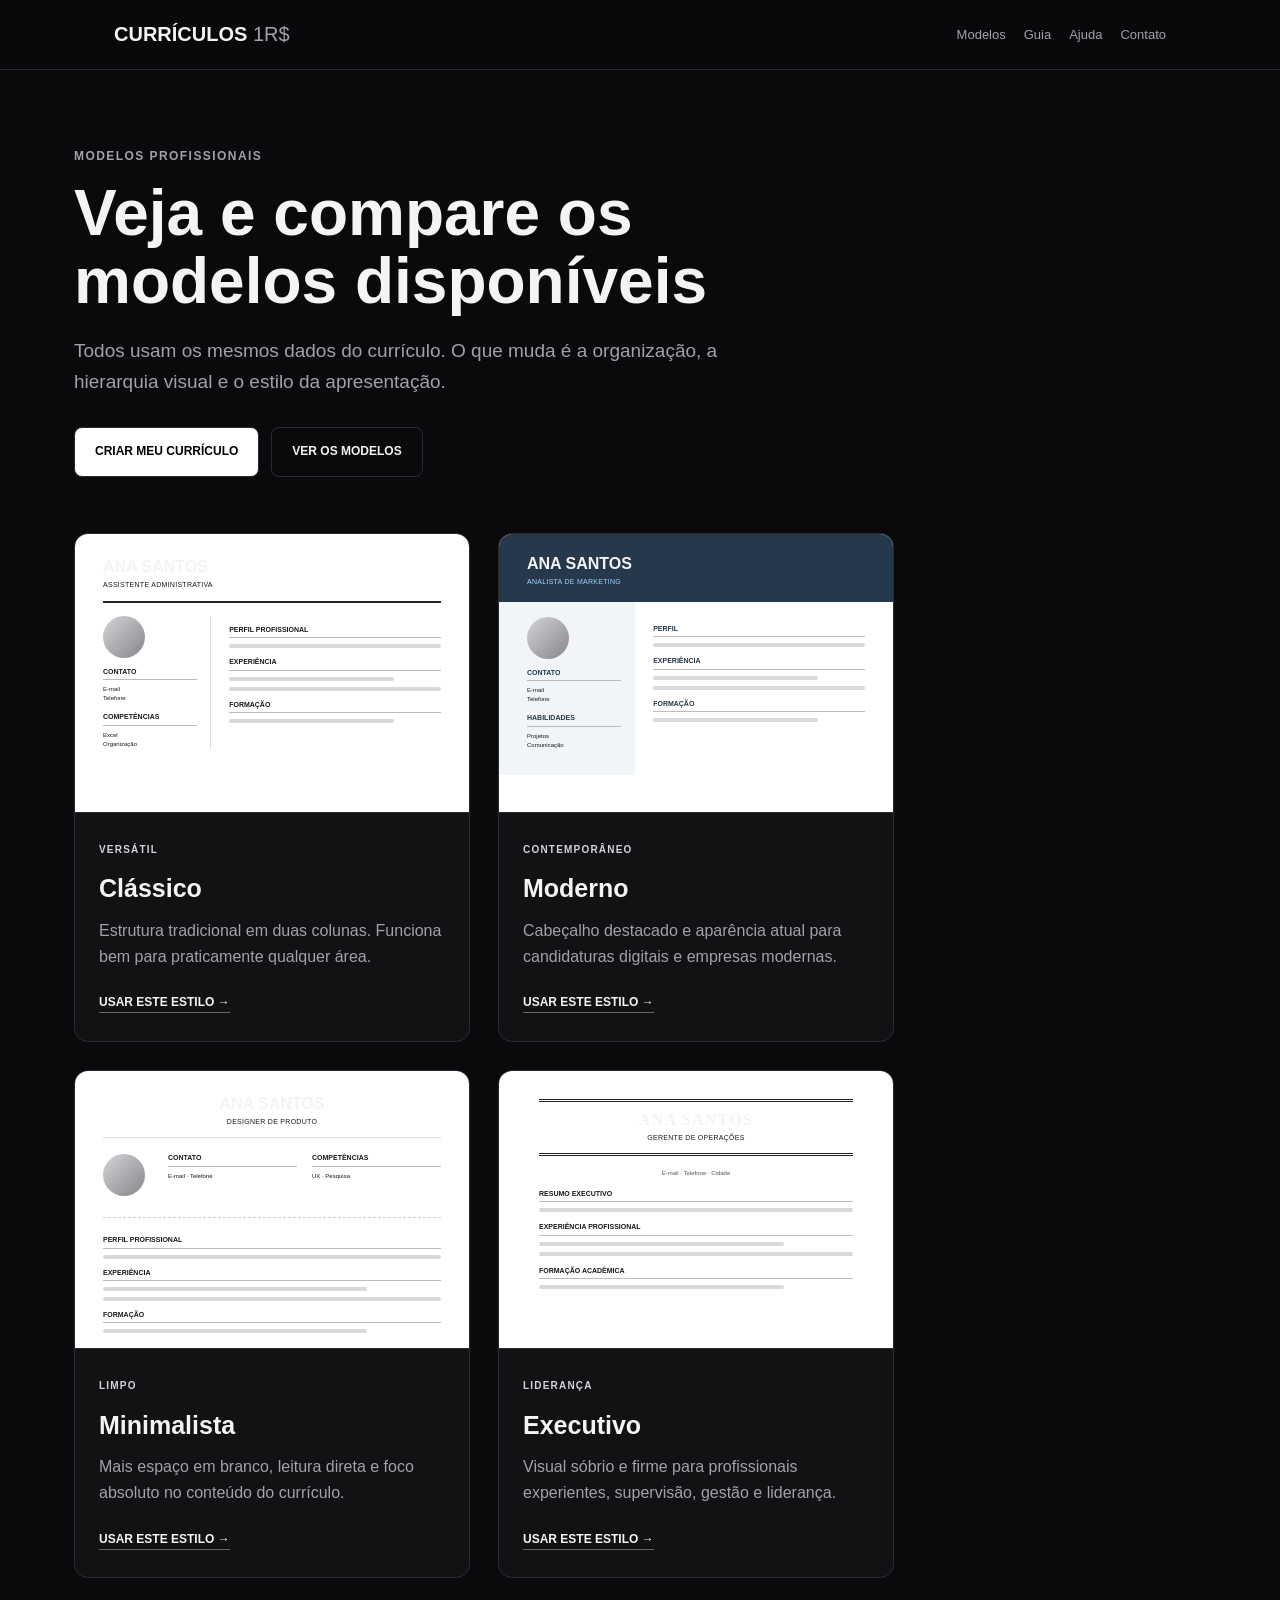
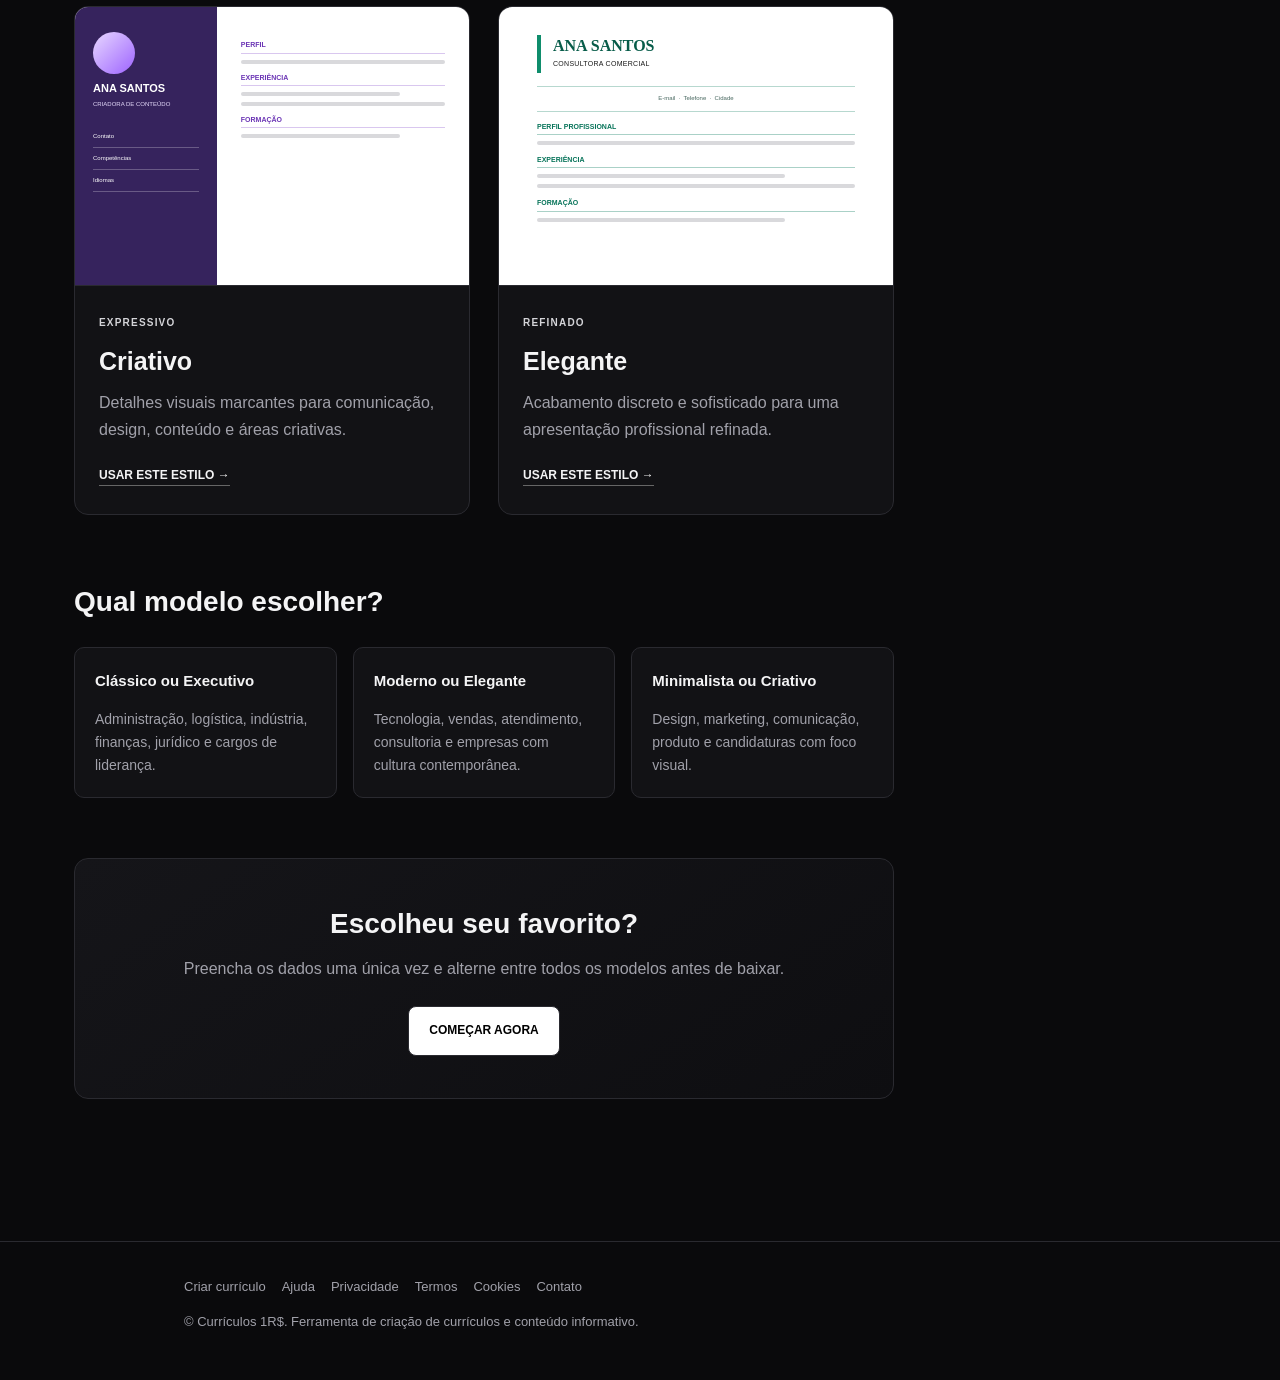
<file: pages/modelos-de-curriculo.html>
<!doctype html>
<html lang="pt-BR">
<head>
    <meta charset="UTF-8">
    <meta name="viewport" content="width=device-width,initial-scale=1">
    <title>Modelos de currículo profissional | Currículos 1R$</title>
    <meta name="description" content="Veja os seis modelos de currículo disponíveis, compare os estilos e escolha o melhor para sua candidatura.">
    <meta name="robots" content="index, follow, max-image-preview:large">
    <link rel="canonical" href="https://seu-usuario.github.io/seu-repositorio/modelos-de-curriculo">
    <meta property="og:type" content="article">
    <meta property="og:locale" content="pt_BR">
    <meta property="og:site_name" content="Currículos 1R$">
    <meta property="og:title" content="Modelos de currículo profissional">
    <meta property="og:description" content="Compare visualmente os seis modelos disponíveis no gerador.">
    <meta property="og:url" content="https://seu-usuario.github.io/seu-repositorio/modelos-de-curriculo">
    <meta property="og:image" content="https://seu-usuario.github.io/seu-repositorio/assets/og-image.png">
    <link rel="icon" href="../assets/favicon.svg" type="image/svg+xml">
    <meta name="theme-color" content="#121215">
    <link rel="stylesheet" href="../css/marketing.css">
</head>
<body>
<header><nav class="nav" aria-label="Navegação principal"><a class="brand" href="../index.html">Currículos <span>1R$</span></a><div class="nav-links"><a href="modelos-de-curriculo.html">Modelos</a><a href="como-fazer-um-curriculo.html">Guia</a><a href="ajuda.html">Ajuda</a><a href="contato.html">Contato</a></div></nav></header>

<main class="container models-page">
    <article>
        <div class="hero models-hero">
            <span class="eyebrow">Modelos profissionais</span>
            <h1>Veja e compare os modelos disponíveis</h1>
            <p>Todos usam os mesmos dados do currículo. O que muda é a organização, a hierarquia visual e o estilo da apresentação.</p>
            <div class="actions">
                <a class="btn btn-primary" href="../index.html">Criar meu currículo</a>
                <a class="btn" href="#modelos">Ver os modelos</a>
            </div>
        </div>

        <section id="modelos" class="model-gallery" aria-label="Galeria de modelos de currículo">
            <article class="model-card">
                <div class="resume-preview preview-classic" aria-label="Prévia do modelo Clássico">
                    <div class="mini-header"><strong>ANA SANTOS</strong><span>ASSISTENTE ADMINISTRATIVA</span></div>
                    <div class="mini-columns">
                        <aside><i></i><b>CONTATO</b><span>E-mail</span><span>Telefone</span><b>COMPETÊNCIAS</b><span>Excel</span><span>Organização</span></aside>
                        <main><b>PERFIL PROFISSIONAL</b><p></p><b>EXPERIÊNCIA</b><p></p><p></p><b>FORMAÇÃO</b><p></p></main>
                    </div>
                </div>
                <div class="model-content"><span class="model-tag">Versátil</span><h2>Clássico</h2><p>Estrutura tradicional em duas colunas. Funciona bem para praticamente qualquer área.</p><a class="model-link" href="../index.html?modelo=padrao">Usar este estilo →</a></div>
            </article>

            <article class="model-card">
                <div class="resume-preview preview-modern" aria-label="Prévia do modelo Moderno">
                    <div class="mini-header"><strong>ANA SANTOS</strong><span>ANALISTA DE MARKETING</span></div>
                    <div class="mini-columns"><aside><i></i><b>CONTATO</b><span>E-mail</span><span>Telefone</span><b>HABILIDADES</b><span>Projetos</span><span>Comunicação</span></aside><main><b>PERFIL</b><p></p><b>EXPERIÊNCIA</b><p></p><p></p><b>FORMAÇÃO</b><p></p></main></div>
                </div>
                <div class="model-content"><span class="model-tag">Contemporâneo</span><h2>Moderno</h2><p>Cabeçalho destacado e aparência atual para candidaturas digitais e empresas modernas.</p><a class="model-link" href="../index.html?modelo=modelo-moderno">Usar este estilo →</a></div>
            </article>

            <article class="model-card">
                <div class="resume-preview preview-minimal" aria-label="Prévia do modelo Minimalista">
                    <div class="mini-header"><strong>ANA SANTOS</strong><span>DESIGNER DE PRODUTO</span></div>
                    <div class="minimal-top"><i></i><div><b>CONTATO</b><span>E-mail · Telefone</span></div><div><b>COMPETÊNCIAS</b><span>UX · Pesquisa</span></div></div>
                    <div class="minimal-body"><b>PERFIL PROFISSIONAL</b><p></p><b>EXPERIÊNCIA</b><p></p><p></p><b>FORMAÇÃO</b><p></p></div>
                </div>
                <div class="model-content"><span class="model-tag">Limpo</span><h2>Minimalista</h2><p>Mais espaço em branco, leitura direta e foco absoluto no conteúdo do currículo.</p><a class="model-link" href="../index.html?modelo=modelo-minimalista">Usar este estilo →</a></div>
            </article>

            <article class="model-card">
                <div class="resume-preview preview-executive" aria-label="Prévia do modelo Executivo">
                    <div class="mini-header"><strong>ANA SANTOS</strong><span>GERENTE DE OPERAÇÕES</span></div>
                    <div class="executive-contact">E-mail · Telefone · Cidade</div>
                    <div class="single-column"><b>RESUMO EXECUTIVO</b><p></p><b>EXPERIÊNCIA PROFISSIONAL</b><p></p><p></p><b>FORMAÇÃO ACADÊMICA</b><p></p></div>
                </div>
                <div class="model-content"><span class="model-tag">Liderança</span><h2>Executivo</h2><p>Visual sóbrio e firme para profissionais experientes, supervisão, gestão e liderança.</p><a class="model-link" href="../index.html?modelo=modelo-executivo">Usar este estilo →</a></div>
            </article>

            <article class="model-card">
                <div class="resume-preview preview-creative" aria-label="Prévia do modelo Criativo">
                    <div class="creative-side"><i></i><b>ANA SANTOS</b><span>CRIADORA DE CONTEÚDO</span><small>Contato</small><small>Competências</small><small>Idiomas</small></div>
                    <div class="creative-main"><b>PERFIL</b><p></p><b>EXPERIÊNCIA</b><p></p><p></p><b>FORMAÇÃO</b><p></p></div>
                </div>
                <div class="model-content"><span class="model-tag">Expressivo</span><h2>Criativo</h2><p>Detalhes visuais marcantes para comunicação, design, conteúdo e áreas criativas.</p><a class="model-link" href="../index.html?modelo=modelo-criativo">Usar este estilo →</a></div>
            </article>

            <article class="model-card">
                <div class="resume-preview preview-elegant" aria-label="Prévia do modelo Elegante">
                    <div class="mini-header"><strong>ANA SANTOS</strong><span>CONSULTORA COMERCIAL</span></div>
                    <div class="elegant-contact">E-mail&nbsp;&nbsp;·&nbsp;&nbsp;Telefone&nbsp;&nbsp;·&nbsp;&nbsp;Cidade</div>
                    <div class="single-column"><b>PERFIL PROFISSIONAL</b><p></p><b>EXPERIÊNCIA</b><p></p><p></p><b>FORMAÇÃO</b><p></p></div>
                </div>
                <div class="model-content"><span class="model-tag">Refinado</span><h2>Elegante</h2><p>Acabamento discreto e sofisticado para uma apresentação profissional refinada.</p><a class="model-link" href="../index.html?modelo=modelo-elegante">Usar este estilo →</a></div>
            </article>
        </section>

        <section class="choice-guide">
            <h2>Qual modelo escolher?</h2>
            <div class="choice-grid">
                <div><strong>Clássico ou Executivo</strong><p>Administração, logística, indústria, finanças, jurídico e cargos de liderança.</p></div>
                <div><strong>Moderno ou Elegante</strong><p>Tecnologia, vendas, atendimento, consultoria e empresas com cultura contemporânea.</p></div>
                <div><strong>Minimalista ou Criativo</strong><p>Design, marketing, comunicação, produto e candidaturas com foco visual.</p></div>
            </div>
        </section>

        <div class="final-cta"><h2>Escolheu seu favorito?</h2><p>Preencha os dados uma única vez e alterne entre todos os modelos antes de baixar.</p><a class="btn btn-primary" href="../index.html">Começar agora</a></div>
    </article>
</main>

<footer><div class="footer-inner"><div class="footer-links"><a href="../index.html">Criar currículo</a><a href="ajuda.html">Ajuda</a><a href="politica-de-privacidade.html">Privacidade</a><a href="termos-de-uso.html">Termos</a><a href="politica-de-cookies.html">Cookies</a><a href="contato.html">Contato</a></div><p>© Currículos 1R$. Ferramenta de criação de currículos e conteúdo informativo.</p></div></footer>
</body>
</html>
</file>
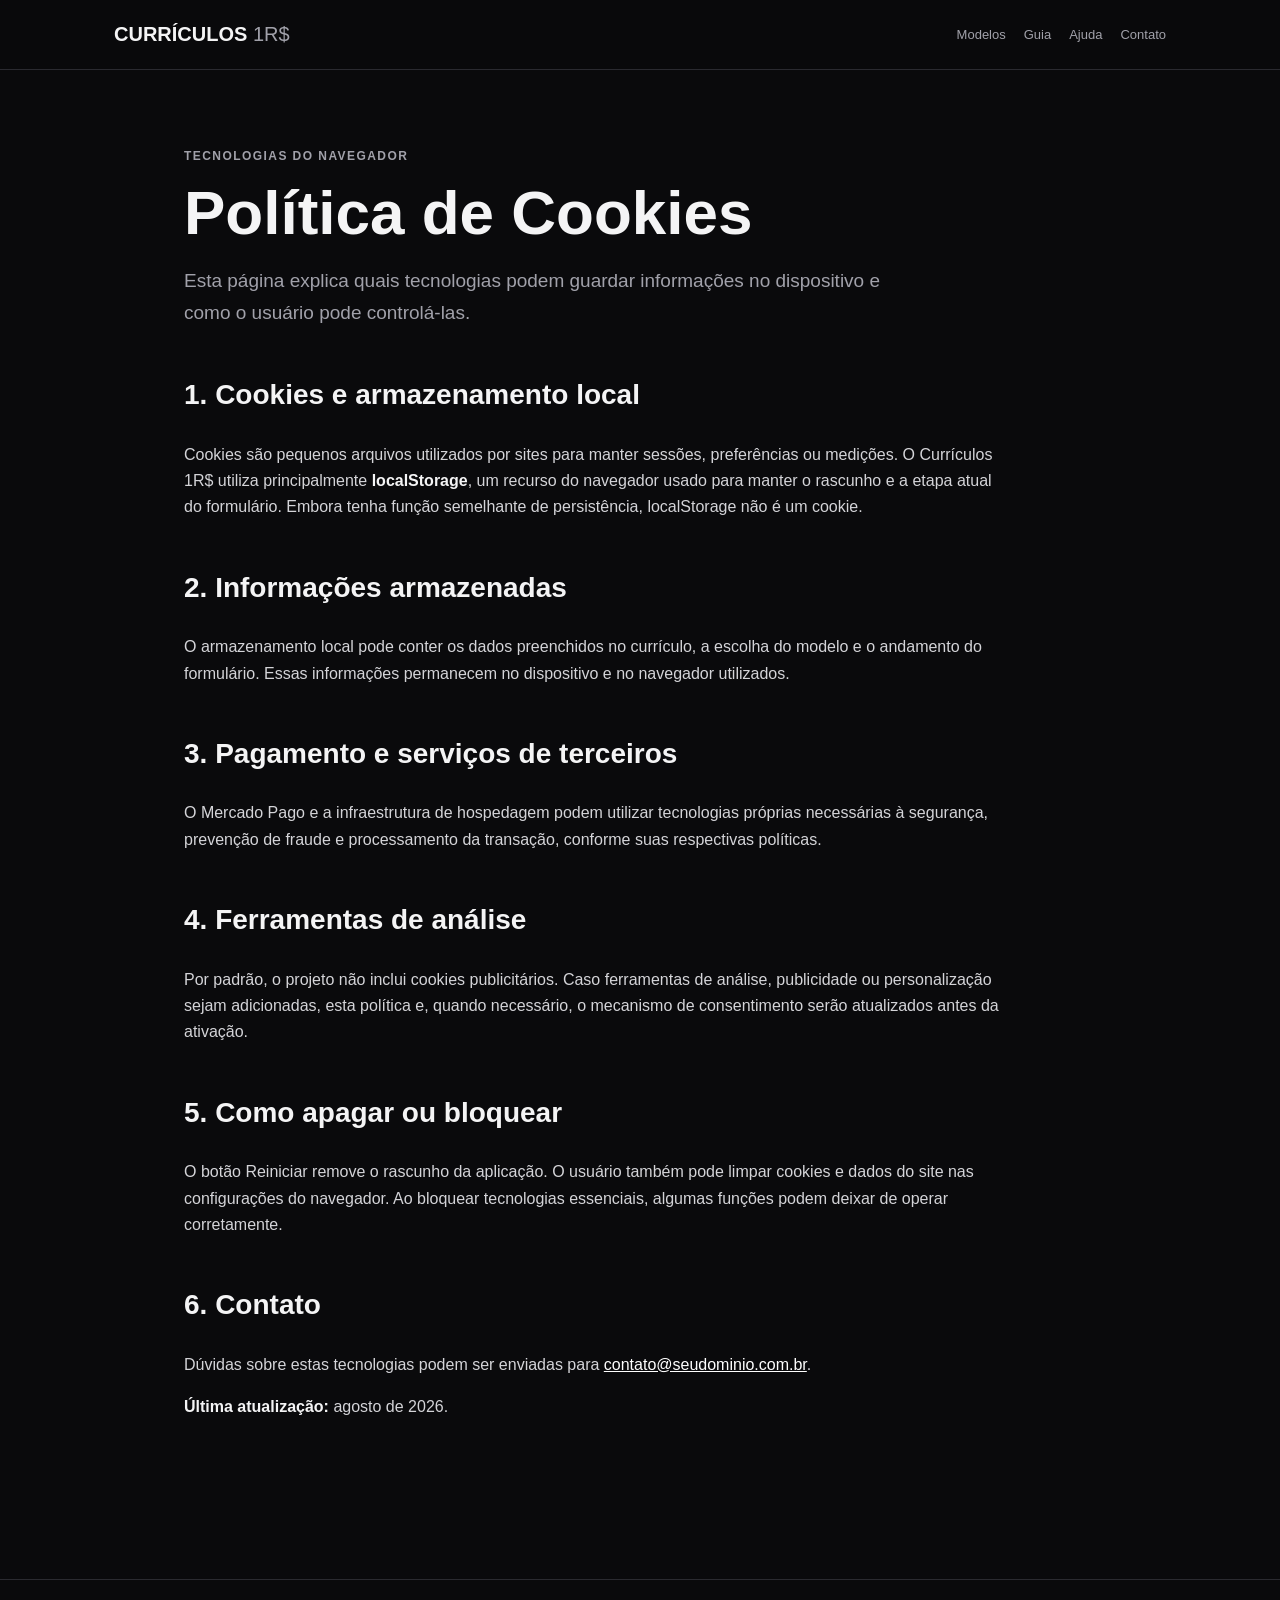
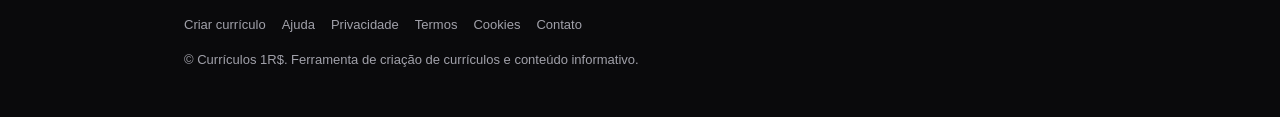
<file: pages/politica-de-cookies.html>
<!doctype html>
<html lang="pt-BR"><head><meta charset="UTF-8"><meta name="viewport" content="width=device-width,initial-scale=1">
<title>Política de Cookies | Currículos 1R$</title><meta name="description" content="Entenda o uso de armazenamento local, serviços de terceiros e futuras ferramentas de análise."><meta name="robots" content="index, follow, max-image-preview:large"><link rel="canonical" href="https://seu-usuario.github.io/seu-repositorio/politica-de-cookies">
<meta property="og:type" content="article"><meta property="og:locale" content="pt_BR"><meta property="og:site_name" content="Currículos 1R$"><meta property="og:title" content="Política de Cookies"><meta property="og:description" content="Entenda o uso de armazenamento local, serviços de terceiros e futuras ferramentas de análise."><meta property="og:url" content="https://seu-usuario.github.io/seu-repositorio/politica-de-cookies"><meta property="og:image" content="https://seu-usuario.github.io/seu-repositorio/assets/og-image.png">
<link rel="icon" href="../assets/favicon.svg" type="image/svg+xml"><meta name="theme-color" content="#121215"><link rel="stylesheet" href="../css/marketing.css"></head>
<body><header><nav class="nav" aria-label="Navegação principal"><a class="brand" href="../index.html">Currículos <span>1R$</span></a><div class="nav-links"><a href="modelos-de-curriculo.html">Modelos</a><a href="como-fazer-um-curriculo.html">Guia</a><a href="ajuda.html">Ajuda</a><a href="contato.html">Contato</a></div></nav></header>
<main class="container"><article>
<div class="hero"><span class="eyebrow">Tecnologias do navegador</span><h1>Política de Cookies</h1><p>Esta página explica quais tecnologias podem guardar informações no dispositivo e como o usuário pode controlá-las.</p></div>
<h2>1. Cookies e armazenamento local</h2><p>Cookies são pequenos arquivos utilizados por sites para manter sessões, preferências ou medições. O Currículos 1R$ utiliza principalmente <strong>localStorage</strong>, um recurso do navegador usado para manter o rascunho e a etapa atual do formulário. Embora tenha função semelhante de persistência, localStorage não é um cookie.</p>
<h2>2. Informações armazenadas</h2><p>O armazenamento local pode conter os dados preenchidos no currículo, a escolha do modelo e o andamento do formulário. Essas informações permanecem no dispositivo e no navegador utilizados.</p>
<h2>3. Pagamento e serviços de terceiros</h2><p>O Mercado Pago e a infraestrutura de hospedagem podem utilizar tecnologias próprias necessárias à segurança, prevenção de fraude e processamento da transação, conforme suas respectivas políticas.</p>
<h2>4. Ferramentas de análise</h2><p>Por padrão, o projeto não inclui cookies publicitários. Caso ferramentas de análise, publicidade ou personalização sejam adicionadas, esta política e, quando necessário, o mecanismo de consentimento serão atualizados antes da ativação.</p>
<h2>5. Como apagar ou bloquear</h2><p>O botão Reiniciar remove o rascunho da aplicação. O usuário também pode limpar cookies e dados do site nas configurações do navegador. Ao bloquear tecnologias essenciais, algumas funções podem deixar de operar corretamente.</p>
<h2>6. Contato</h2><p>Dúvidas sobre estas tecnologias podem ser enviadas para <a href="mailto:contato@seudominio.com.br">contato@seudominio.com.br</a>.</p><p><strong>Última atualização:</strong> agosto de 2026.</p>
</article></main><footer><div class="footer-inner"><div class="footer-links"><a href="../index.html">Criar currículo</a><a href="ajuda.html">Ajuda</a><a href="politica-de-privacidade.html">Privacidade</a><a href="termos-de-uso.html">Termos</a><a href="politica-de-cookies.html">Cookies</a><a href="contato.html">Contato</a></div><p>© Currículos 1R$. Ferramenta de criação de currículos e conteúdo informativo.</p></div></footer></body></html>
</file>
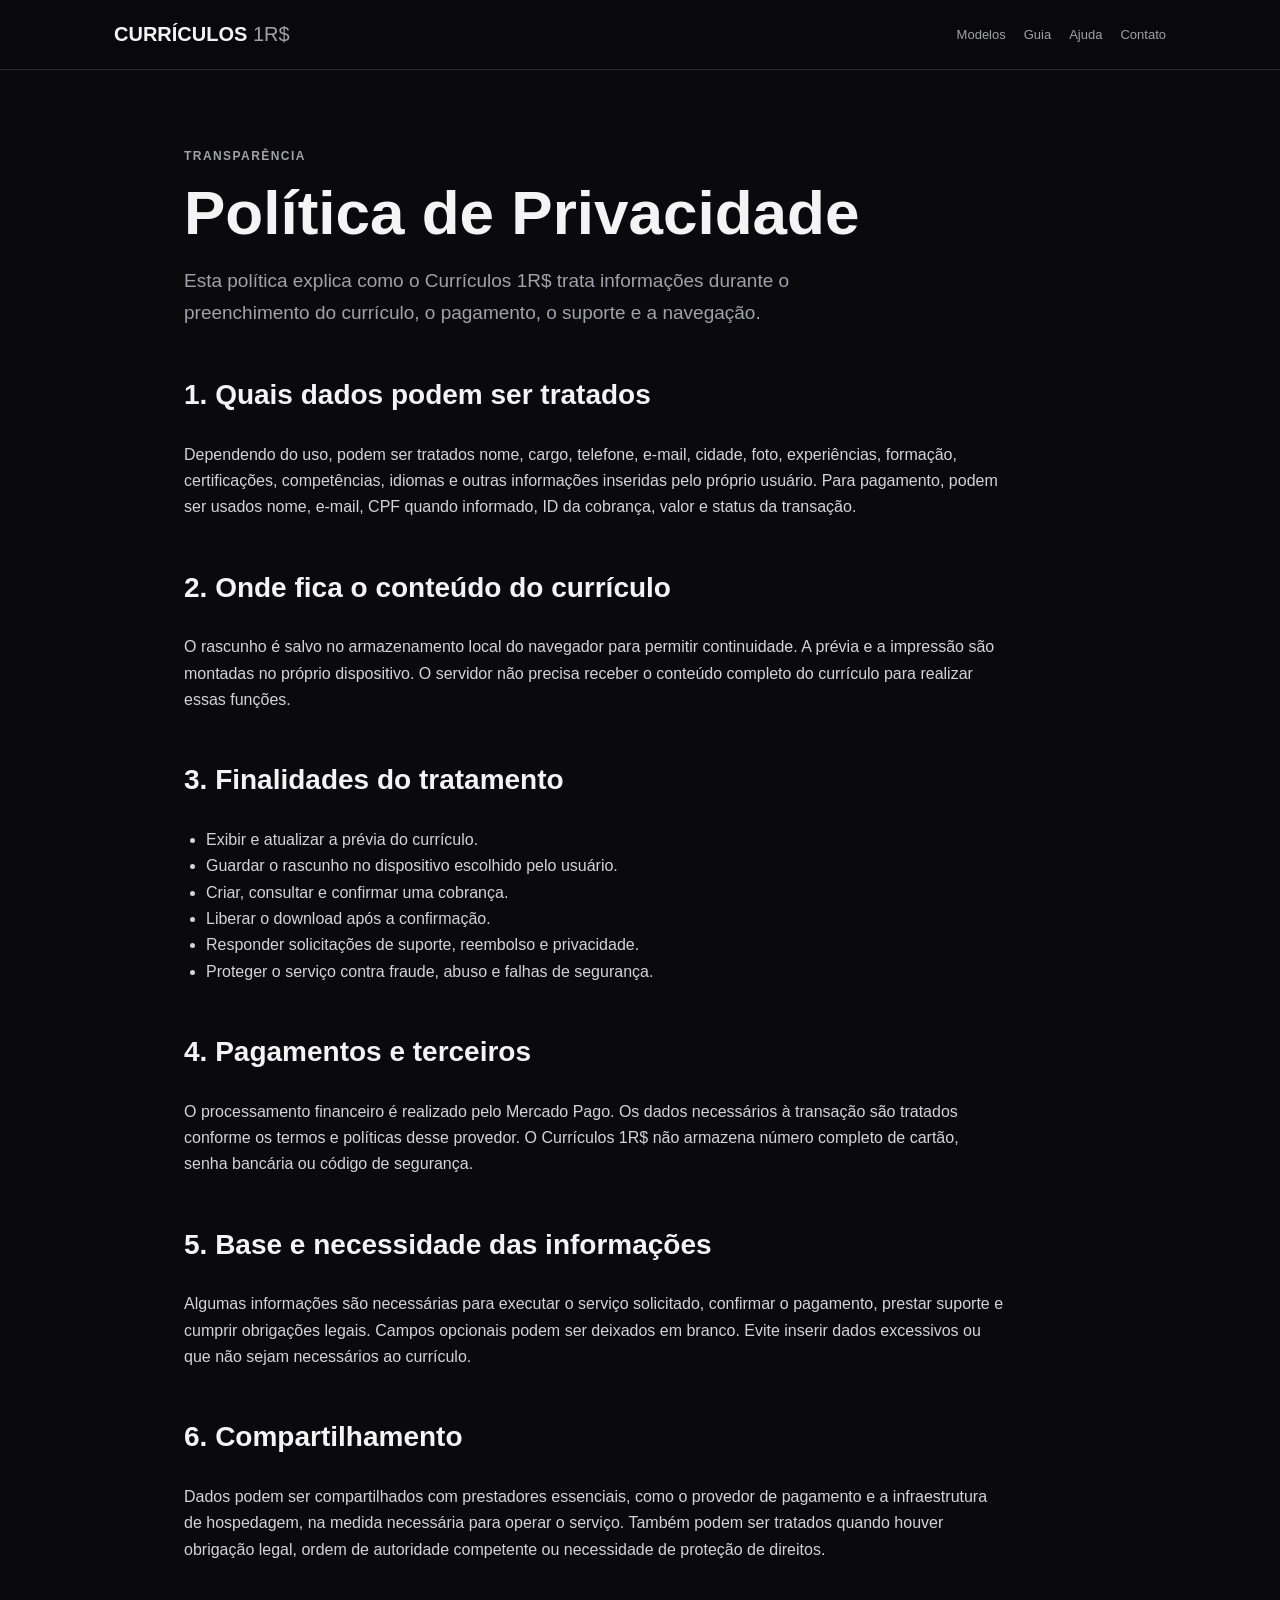
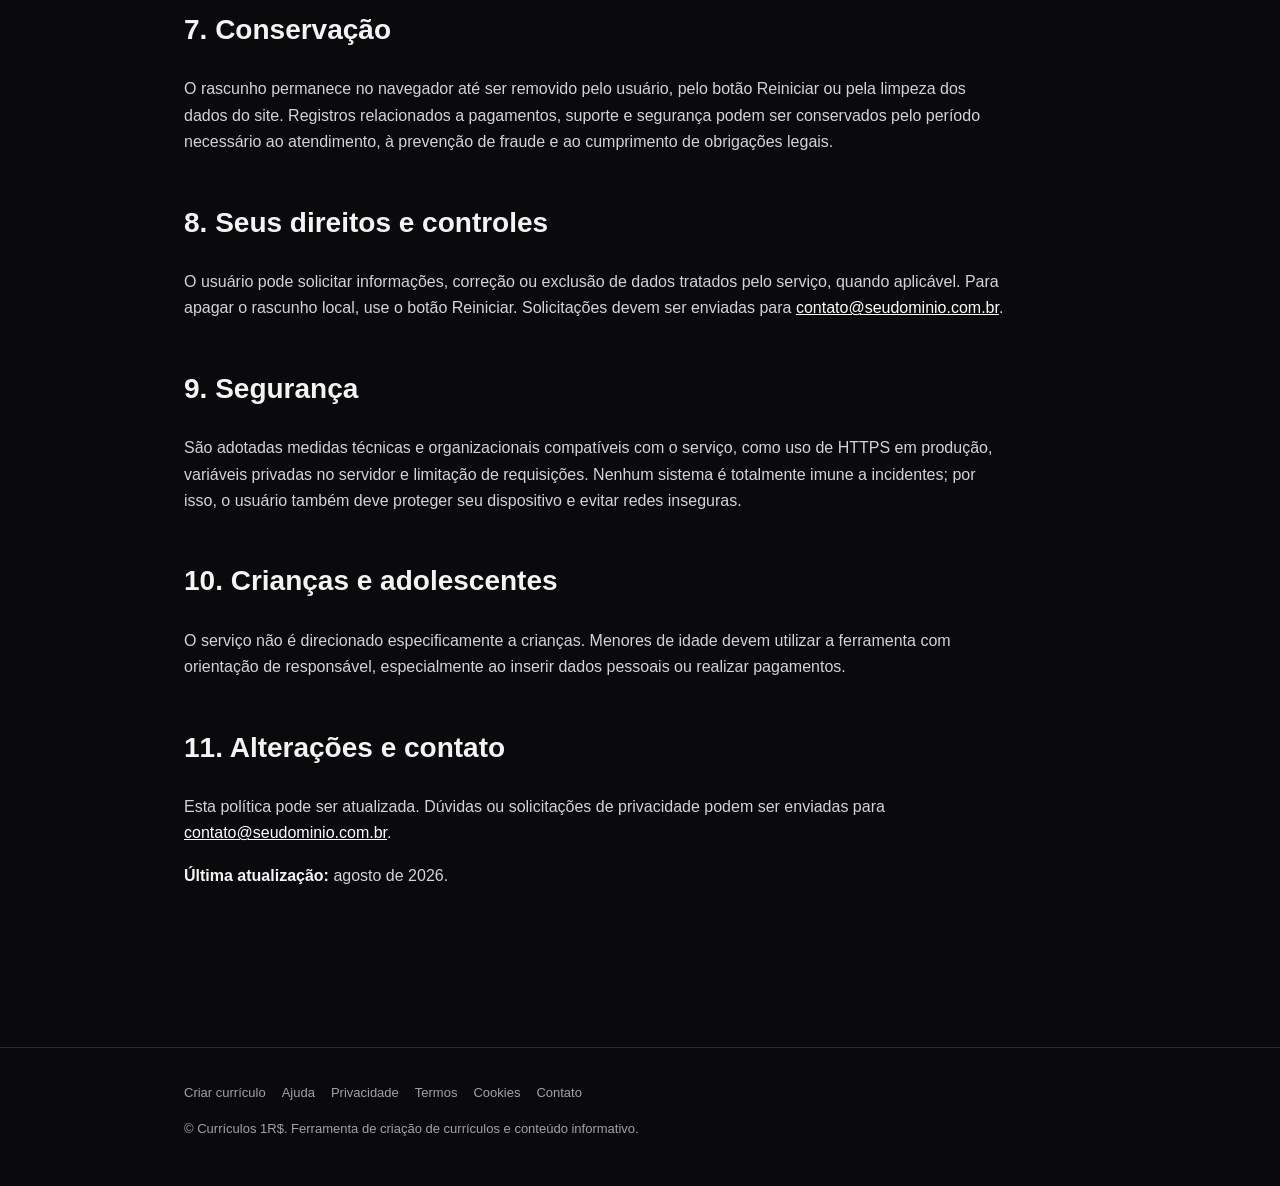
<file: pages/politica-de-privacidade.html>
<!doctype html>
<html lang="pt-BR"><head><meta charset="UTF-8"><meta name="viewport" content="width=device-width,initial-scale=1">
<title>Política de Privacidade | Currículos 1R$</title><meta name="description" content="Saiba quais dados são utilizados, onde o rascunho é salvo e como exercer seus direitos de privacidade."><meta name="robots" content="index, follow, max-image-preview:large"><link rel="canonical" href="https://seu-usuario.github.io/seu-repositorio/politica-de-privacidade">
<meta property="og:type" content="article"><meta property="og:locale" content="pt_BR"><meta property="og:site_name" content="Currículos 1R$"><meta property="og:title" content="Política de Privacidade"><meta property="og:description" content="Saiba quais dados são utilizados, onde o rascunho é salvo e como exercer seus direitos de privacidade."><meta property="og:url" content="https://seu-usuario.github.io/seu-repositorio/politica-de-privacidade"><meta property="og:image" content="https://seu-usuario.github.io/seu-repositorio/assets/og-image.png">
<link rel="icon" href="../assets/favicon.svg" type="image/svg+xml"><meta name="theme-color" content="#121215"><link rel="stylesheet" href="../css/marketing.css"></head>
<body><header><nav class="nav" aria-label="Navegação principal"><a class="brand" href="../index.html">Currículos <span>1R$</span></a><div class="nav-links"><a href="modelos-de-curriculo.html">Modelos</a><a href="como-fazer-um-curriculo.html">Guia</a><a href="ajuda.html">Ajuda</a><a href="contato.html">Contato</a></div></nav></header>
<main class="container"><article>
<div class="hero"><span class="eyebrow">Transparência</span><h1>Política de Privacidade</h1><p>Esta política explica como o Currículos 1R$ trata informações durante o preenchimento do currículo, o pagamento, o suporte e a navegação.</p></div>
<h2>1. Quais dados podem ser tratados</h2><p>Dependendo do uso, podem ser tratados nome, cargo, telefone, e-mail, cidade, foto, experiências, formação, certificações, competências, idiomas e outras informações inseridas pelo próprio usuário. Para pagamento, podem ser usados nome, e-mail, CPF quando informado, ID da cobrança, valor e status da transação.</p>
<h2>2. Onde fica o conteúdo do currículo</h2><p>O rascunho é salvo no armazenamento local do navegador para permitir continuidade. A prévia e a impressão são montadas no próprio dispositivo. O servidor não precisa receber o conteúdo completo do currículo para realizar essas funções.</p>
<h2>3. Finalidades do tratamento</h2><ul><li>Exibir e atualizar a prévia do currículo.</li><li>Guardar o rascunho no dispositivo escolhido pelo usuário.</li><li>Criar, consultar e confirmar uma cobrança.</li><li>Liberar o download após a confirmação.</li><li>Responder solicitações de suporte, reembolso e privacidade.</li><li>Proteger o serviço contra fraude, abuso e falhas de segurança.</li></ul>
<h2>4. Pagamentos e terceiros</h2><p>O processamento financeiro é realizado pelo Mercado Pago. Os dados necessários à transação são tratados conforme os termos e políticas desse provedor. O Currículos 1R$ não armazena número completo de cartão, senha bancária ou código de segurança.</p>
<h2>5. Base e necessidade das informações</h2><p>Algumas informações são necessárias para executar o serviço solicitado, confirmar o pagamento, prestar suporte e cumprir obrigações legais. Campos opcionais podem ser deixados em branco. Evite inserir dados excessivos ou que não sejam necessários ao currículo.</p>
<h2>6. Compartilhamento</h2><p>Dados podem ser compartilhados com prestadores essenciais, como o provedor de pagamento e a infraestrutura de hospedagem, na medida necessária para operar o serviço. Também podem ser tratados quando houver obrigação legal, ordem de autoridade competente ou necessidade de proteção de direitos.</p>
<h2>7. Conservação</h2><p>O rascunho permanece no navegador até ser removido pelo usuário, pelo botão Reiniciar ou pela limpeza dos dados do site. Registros relacionados a pagamentos, suporte e segurança podem ser conservados pelo período necessário ao atendimento, à prevenção de fraude e ao cumprimento de obrigações legais.</p>
<h2>8. Seus direitos e controles</h2><p>O usuário pode solicitar informações, correção ou exclusão de dados tratados pelo serviço, quando aplicável. Para apagar o rascunho local, use o botão Reiniciar. Solicitações devem ser enviadas para <a href="mailto:contato@seudominio.com.br">contato@seudominio.com.br</a>.</p>
<h2>9. Segurança</h2><p>São adotadas medidas técnicas e organizacionais compatíveis com o serviço, como uso de HTTPS em produção, variáveis privadas no servidor e limitação de requisições. Nenhum sistema é totalmente imune a incidentes; por isso, o usuário também deve proteger seu dispositivo e evitar redes inseguras.</p>
<h2>10. Crianças e adolescentes</h2><p>O serviço não é direcionado especificamente a crianças. Menores de idade devem utilizar a ferramenta com orientação de responsável, especialmente ao inserir dados pessoais ou realizar pagamentos.</p>
<h2>11. Alterações e contato</h2><p>Esta política pode ser atualizada. Dúvidas ou solicitações de privacidade podem ser enviadas para <a href="mailto:contato@seudominio.com.br">contato@seudominio.com.br</a>.</p><p><strong>Última atualização:</strong> agosto de 2026.</p>
</article></main><footer><div class="footer-inner"><div class="footer-links"><a href="../index.html">Criar currículo</a><a href="ajuda.html">Ajuda</a><a href="politica-de-privacidade.html">Privacidade</a><a href="termos-de-uso.html">Termos</a><a href="politica-de-cookies.html">Cookies</a><a href="contato.html">Contato</a></div><p>© Currículos 1R$. Ferramenta de criação de currículos e conteúdo informativo.</p></div></footer></body></html>
</file>
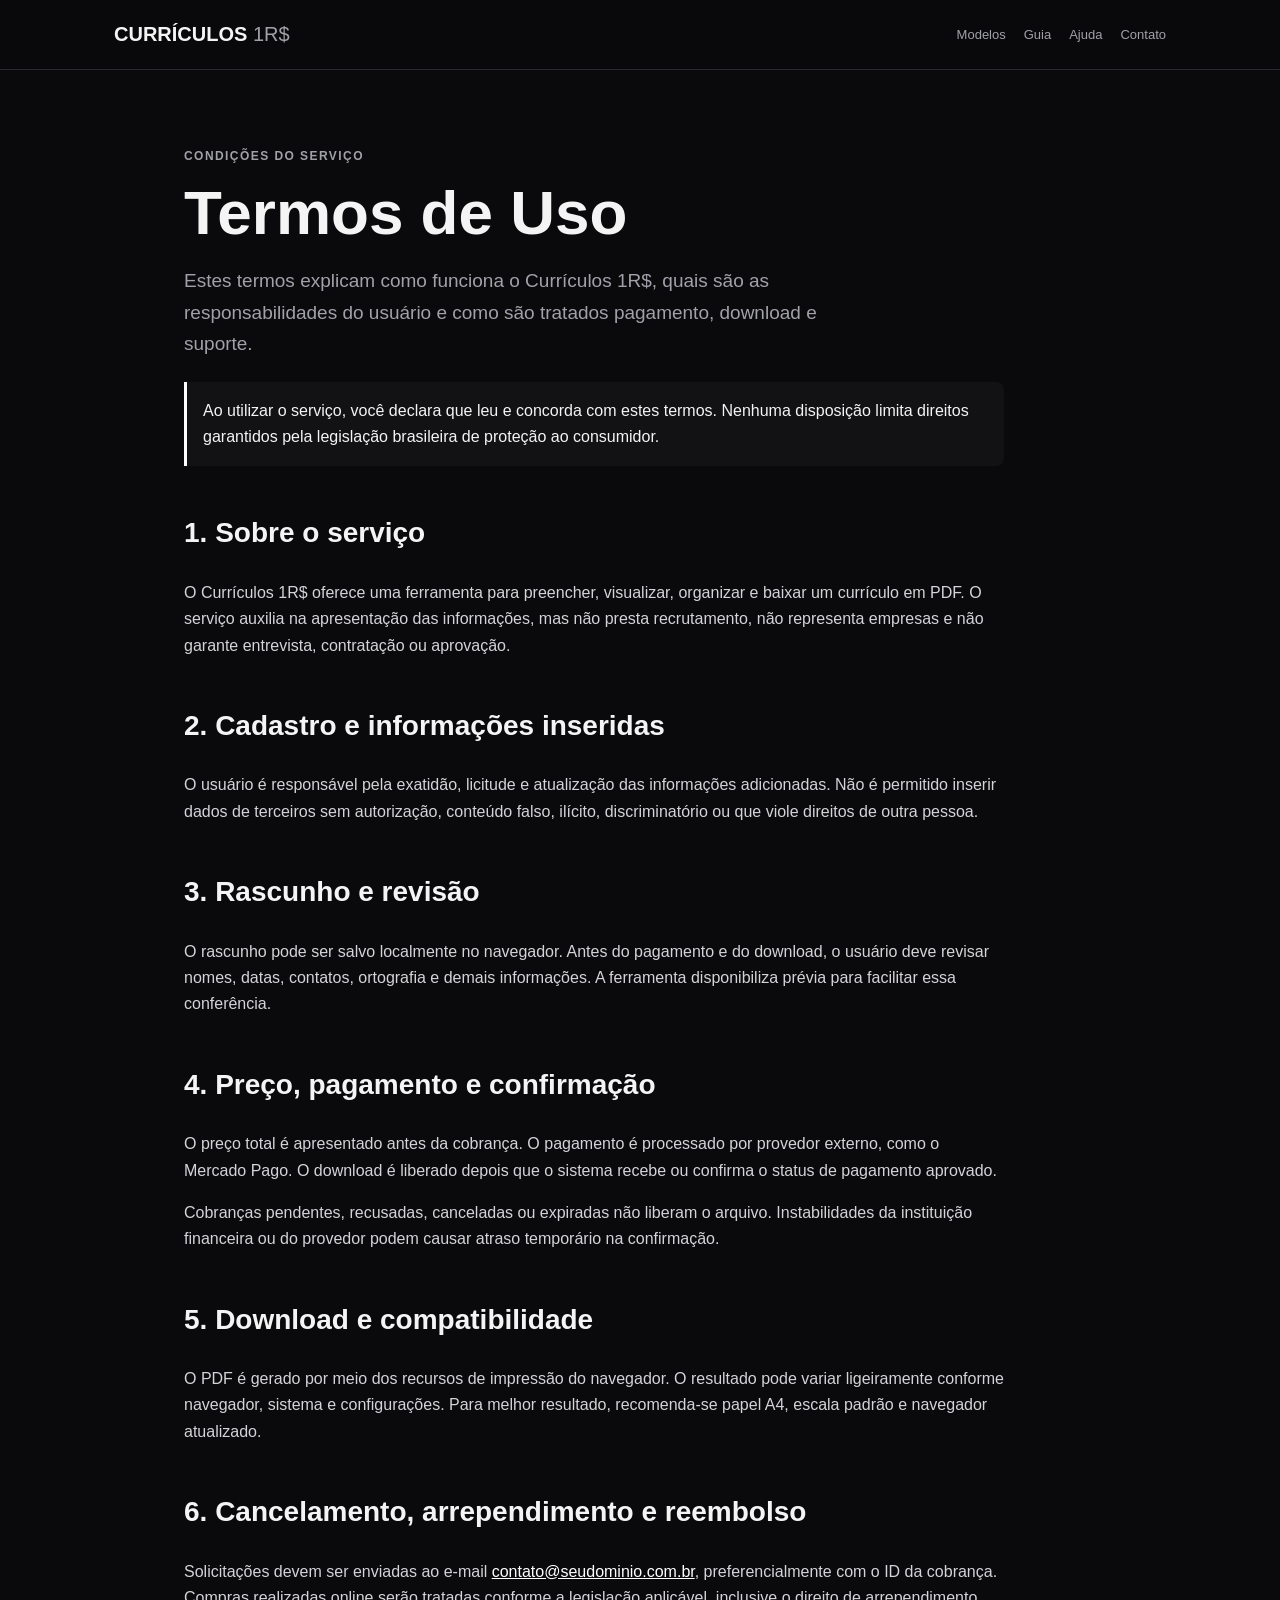
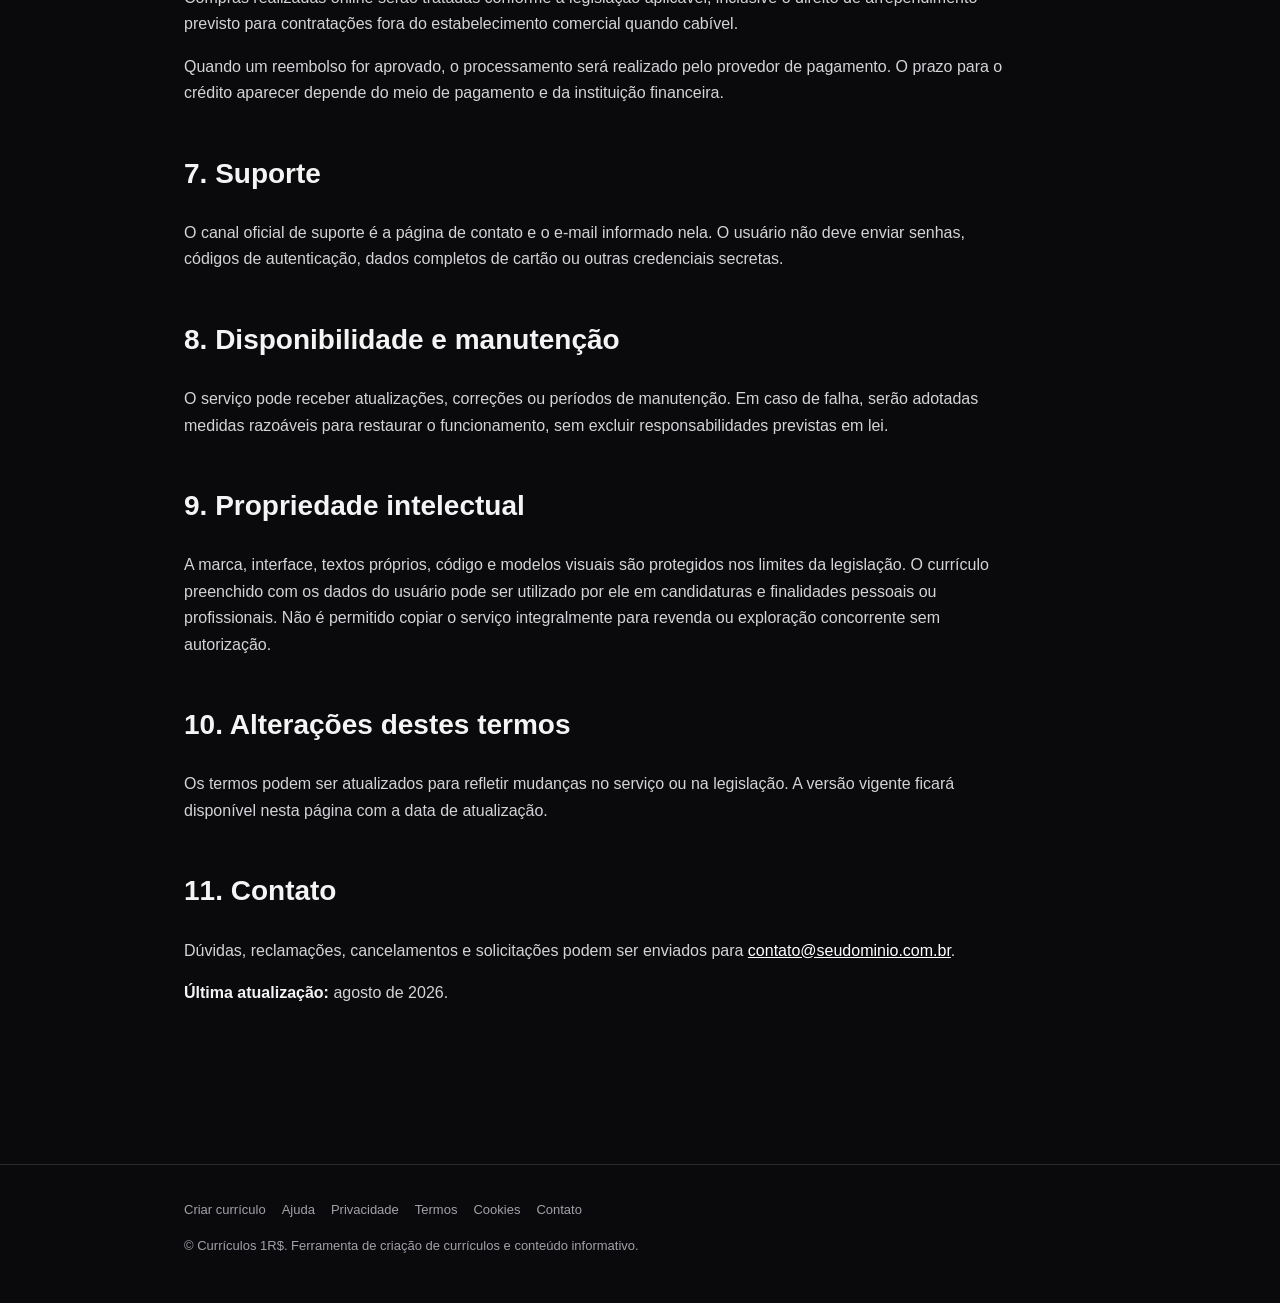
<file: pages/termos-de-uso.html>
<!doctype html>
<html lang="pt-BR"><head><meta charset="UTF-8"><meta name="viewport" content="width=device-width,initial-scale=1">
<title>Termos de Uso | Currículos 1R$</title><meta name="description" content="Condições para usar o gerador, realizar pagamentos, baixar o PDF e solicitar atendimento ou reembolso."><meta name="robots" content="index, follow, max-image-preview:large"><link rel="canonical" href="https://seu-usuario.github.io/seu-repositorio/termos-de-uso">
<meta property="og:type" content="article"><meta property="og:locale" content="pt_BR"><meta property="og:site_name" content="Currículos 1R$"><meta property="og:title" content="Termos de Uso"><meta property="og:description" content="Condições para usar o gerador, realizar pagamentos, baixar o PDF e solicitar atendimento ou reembolso."><meta property="og:url" content="https://seu-usuario.github.io/seu-repositorio/termos-de-uso"><meta property="og:image" content="https://seu-usuario.github.io/seu-repositorio/assets/og-image.png">
<link rel="icon" href="../assets/favicon.svg" type="image/svg+xml"><meta name="theme-color" content="#121215"><link rel="stylesheet" href="../css/marketing.css"></head>
<body><header><nav class="nav" aria-label="Navegação principal"><a class="brand" href="../index.html">Currículos <span>1R$</span></a><div class="nav-links"><a href="modelos-de-curriculo.html">Modelos</a><a href="como-fazer-um-curriculo.html">Guia</a><a href="ajuda.html">Ajuda</a><a href="contato.html">Contato</a></div></nav></header>
<main class="container"><article>
<div class="hero"><span class="eyebrow">Condições do serviço</span><h1>Termos de Uso</h1><p>Estes termos explicam como funciona o Currículos 1R$, quais são as responsabilidades do usuário e como são tratados pagamento, download e suporte.</p></div>
<div class="notice">Ao utilizar o serviço, você declara que leu e concorda com estes termos. Nenhuma disposição limita direitos garantidos pela legislação brasileira de proteção ao consumidor.</div>
<h2>1. Sobre o serviço</h2><p>O Currículos 1R$ oferece uma ferramenta para preencher, visualizar, organizar e baixar um currículo em PDF. O serviço auxilia na apresentação das informações, mas não presta recrutamento, não representa empresas e não garante entrevista, contratação ou aprovação.</p>
<h2>2. Cadastro e informações inseridas</h2><p>O usuário é responsável pela exatidão, licitude e atualização das informações adicionadas. Não é permitido inserir dados de terceiros sem autorização, conteúdo falso, ilícito, discriminatório ou que viole direitos de outra pessoa.</p>
<h2>3. Rascunho e revisão</h2><p>O rascunho pode ser salvo localmente no navegador. Antes do pagamento e do download, o usuário deve revisar nomes, datas, contatos, ortografia e demais informações. A ferramenta disponibiliza prévia para facilitar essa conferência.</p>
<h2>4. Preço, pagamento e confirmação</h2><p>O preço total é apresentado antes da cobrança. O pagamento é processado por provedor externo, como o Mercado Pago. O download é liberado depois que o sistema recebe ou confirma o status de pagamento aprovado.</p><p>Cobranças pendentes, recusadas, canceladas ou expiradas não liberam o arquivo. Instabilidades da instituição financeira ou do provedor podem causar atraso temporário na confirmação.</p>
<h2>5. Download e compatibilidade</h2><p>O PDF é gerado por meio dos recursos de impressão do navegador. O resultado pode variar ligeiramente conforme navegador, sistema e configurações. Para melhor resultado, recomenda-se papel A4, escala padrão e navegador atualizado.</p>
<h2>6. Cancelamento, arrependimento e reembolso</h2><p>Solicitações devem ser enviadas ao e-mail <a href="mailto:contato@seudominio.com.br">contato@seudominio.com.br</a>, preferencialmente com o ID da cobrança. Compras realizadas online serão tratadas conforme a legislação aplicável, inclusive o direito de arrependimento previsto para contratações fora do estabelecimento comercial quando cabível.</p><p>Quando um reembolso for aprovado, o processamento será realizado pelo provedor de pagamento. O prazo para o crédito aparecer depende do meio de pagamento e da instituição financeira.</p>
<h2>7. Suporte</h2><p>O canal oficial de suporte é a página de contato e o e-mail informado nela. O usuário não deve enviar senhas, códigos de autenticação, dados completos de cartão ou outras credenciais secretas.</p>
<h2>8. Disponibilidade e manutenção</h2><p>O serviço pode receber atualizações, correções ou períodos de manutenção. Em caso de falha, serão adotadas medidas razoáveis para restaurar o funcionamento, sem excluir responsabilidades previstas em lei.</p>
<h2>9. Propriedade intelectual</h2><p>A marca, interface, textos próprios, código e modelos visuais são protegidos nos limites da legislação. O currículo preenchido com os dados do usuário pode ser utilizado por ele em candidaturas e finalidades pessoais ou profissionais. Não é permitido copiar o serviço integralmente para revenda ou exploração concorrente sem autorização.</p>
<h2>10. Alterações destes termos</h2><p>Os termos podem ser atualizados para refletir mudanças no serviço ou na legislação. A versão vigente ficará disponível nesta página com a data de atualização.</p>
<h2>11. Contato</h2><p>Dúvidas, reclamações, cancelamentos e solicitações podem ser enviados para <a href="mailto:contato@seudominio.com.br">contato@seudominio.com.br</a>.</p><p><strong>Última atualização:</strong> agosto de 2026.</p>
</article></main><footer><div class="footer-inner"><div class="footer-links"><a href="../index.html">Criar currículo</a><a href="ajuda.html">Ajuda</a><a href="politica-de-privacidade.html">Privacidade</a><a href="termos-de-uso.html">Termos</a><a href="politica-de-cookies.html">Cookies</a><a href="contato.html">Contato</a></div><p>© Currículos 1R$. Ferramenta de criação de currículos e conteúdo informativo.</p></div></footer></body></html>
</file>
<file: css/marketing.css>
:root{--bg:#0a0a0c;--card:#121215;--border:#2a2a30;--text:#f4f4f5;--muted:#a1a1aa;--accent:#fff;--radius:10px}
*{box-sizing:border-box}html{scroll-behavior:smooth}body{margin:0;background:var(--bg);color:var(--text);font-family:Inter,Arial,sans-serif;line-height:1.65}a{color:inherit}header{position:sticky;top:0;z-index:20;background:rgba(10,10,12,.92);backdrop-filter:blur(12px);border-bottom:1px solid var(--border)}.nav{max-width:1100px;margin:auto;padding:18px 24px;display:flex;align-items:center;justify-content:space-between;gap:20px}.brand{font-weight:850;text-decoration:none;text-transform:uppercase;font-size:20px}.brand span{color:var(--muted);font-weight:400}.nav-links{display:flex;gap:18px;flex-wrap:wrap}.nav-links a{font-size:13px;color:var(--muted);text-decoration:none}.nav-links a:hover{color:#fff}.container{max-width:960px;margin:auto;padding:72px 24px}.hero{max-width:760px}.eyebrow{font-size:12px;font-weight:800;text-transform:uppercase;color:var(--muted);letter-spacing:.12em}.hero h1{font-size:clamp(34px,6vw,62px);line-height:1.05;margin:12px 0 20px}.hero p{font-size:19px;color:var(--muted);max-width:700px}.actions{display:flex;gap:12px;flex-wrap:wrap;margin-top:30px}.btn{display:inline-block;padding:14px 20px;border-radius:8px;border:1px solid var(--border);font-weight:800;text-transform:uppercase;font-size:12px;text-decoration:none}.btn-primary{background:#fff;color:#000}.grid{display:grid;grid-template-columns:repeat(3,1fr);gap:18px;margin-top:42px}.card{background:var(--card);border:1px solid var(--border);border-radius:var(--radius);padding:24px}.card h2,.card h3{margin-top:0}.card p{color:var(--muted)}article h2{margin-top:44px;font-size:28px}article h3{margin-top:28px}article p,article li{color:#d4d4d8}article ul{padding-left:22px}.faq details{border:1px solid var(--border);border-radius:8px;padding:16px 18px;margin:12px 0;background:var(--card)}.faq summary{font-weight:750;cursor:pointer}footer{border-top:1px solid var(--border);margin-top:70px}.footer-inner{max-width:960px;margin:auto;padding:34px 24px;color:var(--muted);font-size:13px}.footer-links{display:flex;flex-wrap:wrap;gap:16px;margin-bottom:14px}.footer-links a{text-decoration:none}.notice{padding:16px;border-left:3px solid #fff;background:var(--card);border-radius:0 8px 8px 0}@media(max-width:760px){.grid{grid-template-columns:1fr}.nav{align-items:flex-start}.nav-links{justify-content:flex-end}.container{padding-top:48px}}


/* =========================================================
   GALERIA VISUAL DOS MODELOS DE CURRÍCULO
   ========================================================= */
.models-page{max-width:1180px}.models-hero{max-width:860px}.models-hero h1{font-size:clamp(36px,5.7vw,64px)}
.model-gallery{display:grid;grid-template-columns:repeat(2,minmax(0,1fr));gap:28px;margin-top:56px;scroll-margin-top:100px}
.model-card{overflow:hidden;background:var(--card);border:1px solid var(--border);border-radius:14px;transition:transform .22s ease,border-color .22s ease,box-shadow .22s ease}
.model-card:hover{transform:translateY(-4px);border-color:#505058;box-shadow:0 22px 50px rgba(0,0,0,.28)}
.model-content{padding:22px 24px 26px}.model-content h2{margin:7px 0 8px;font-size:25px}.model-content p{margin:0 0 18px;color:var(--muted)}
.model-tag{font-size:10px;text-transform:uppercase;letter-spacing:.12em;font-weight:850;color:#d4d4d8}.model-link{font-size:12px;text-transform:uppercase;font-weight:850;text-decoration:none;border-bottom:1px solid #666;padding-bottom:3px}.model-link:hover{border-color:#fff}
.resume-preview{position:relative;width:100%;aspect-ratio:1.414/1;background:#fff;color:#191919;padding:25px 28px;overflow:hidden;font-family:Arial,sans-serif;border-bottom:1px solid var(--border)}
.resume-preview b{display:block;font-size:7px;line-height:1.2;margin:10px 0 5px;padding-bottom:3px;border-bottom:1px solid #bbb}.resume-preview span,.resume-preview small{display:block;font-size:6px;line-height:1.5}.resume-preview p{height:4px;background:#d9d9dc;border-radius:4px;margin:6px 0}.resume-preview p:nth-of-type(2n){width:78%}
.mini-header{padding-bottom:10px;border-bottom:2px solid #222;margin-bottom:13px}.mini-header strong{display:block;font-size:16px;line-height:1}.mini-header span{font-size:7px;margin-top:5px;letter-spacing:.04em}.mini-columns{display:grid;grid-template-columns:32% 1fr;gap:18px}.mini-columns aside{border-right:1px solid #ddd;padding-right:13px}.mini-columns aside i,.minimal-top i,.creative-side i{display:block;width:42px;height:42px;border-radius:50%;background:linear-gradient(135deg,#d5d5d8,#85858b);margin-bottom:8px}.mini-columns main b{font-size:7px}
.preview-modern .mini-header{margin:-25px -28px 13px;padding:22px 28px 14px;background:#26384b;color:#fff;border:0}.preview-modern .mini-header span{color:#9ed7ff}.preview-modern .mini-columns aside{background:#f1f5f8;margin:-13px 0 -25px -28px;padding:15px 14px 25px 28px;border:0}.preview-modern b{color:#26384b}
.preview-minimal .mini-header{text-align:center;border-bottom:1px solid #ddd}.preview-minimal .minimal-top{display:grid;grid-template-columns:50px 1fr 1fr;gap:15px;align-items:start;padding:3px 0 13px;border-bottom:1px dashed #ccc}.preview-minimal .minimal-top b{margin-top:0}.preview-minimal .minimal-body{padding-top:8px}
.preview-executive{padding:28px 40px}.preview-executive .mini-header{text-align:center;border-top:3px double #20242c;border-bottom:3px double #20242c;padding:10px}.preview-executive .mini-header strong{font-family:Georgia,serif;letter-spacing:.08em}.executive-contact{text-align:center;font-size:6px;color:#555;margin-bottom:8px}.single-column b{margin-top:11px}
.preview-creative{display:grid;grid-template-columns:36% 1fr;padding:0}.creative-side{background:#36235d;color:#fff;padding:25px 18px}.creative-side i{background:linear-gradient(135deg,#e8d8ff,#9d63ff)}.creative-side b{font-size:11px;border:0;margin:8px 0 2px;color:#fff}.creative-side span{color:#eadfff;margin-bottom:17px}.creative-side small{padding:6px 0;border-bottom:1px solid rgba(255,255,255,.25)}.creative-main{padding:24px}.creative-main b{color:#6c36b5;border-color:#d9c7ef}
.preview-elegant{padding:28px 38px}.preview-elegant .mini-header{border-left:4px solid #0f8d6c;border-bottom:0;padding:3px 0 3px 12px}.preview-elegant .mini-header strong{font-family:Georgia,serif;color:#075c49}.elegant-contact{font-size:6px;text-align:center;padding:7px;border-top:1px solid #b7d8cf;border-bottom:1px solid #b7d8cf;color:#46665e}.preview-elegant b{color:#08745a;border-color:#aad1c7}
.choice-guide{margin-top:64px}.choice-guide h2{margin-bottom:22px}.choice-grid{display:grid;grid-template-columns:repeat(3,1fr);gap:16px}.choice-grid>div{padding:20px;border:1px solid var(--border);border-radius:10px;background:var(--card)}.choice-grid strong{font-size:15px}.choice-grid p{font-size:14px;margin-bottom:0;color:var(--muted)}
.final-cta{text-align:center;margin-top:60px;padding:42px 24px;border:1px solid var(--border);border-radius:14px;background:linear-gradient(145deg,#151519,#0e0e11)}.final-cta h2{margin:0 0 8px}.final-cta p{margin:0 0 24px;color:var(--muted)}
@media(max-width:820px){.model-gallery{grid-template-columns:1fr}.choice-grid{grid-template-columns:1fr}.resume-preview{padding:22px 24px}.preview-modern .mini-header{margin:-22px -24px 13px}.preview-modern .mini-columns aside{margin-left:-24px}.models-page{padding-left:16px;padding-right:16px}}
@media(max-width:480px){.resume-preview{aspect-ratio:1.2/1;padding:17px 18px}.mini-header strong{font-size:13px}.mini-columns{gap:10px}.preview-modern .mini-header{margin:-17px -18px 10px;padding:17px 18px 11px}.preview-modern .mini-columns aside{margin:-10px 0 -17px -18px;padding-left:18px}.preview-executive,.preview-elegant{padding:20px 24px}.model-content{padding:20px}}

/* Conteúdo editorial, ajuda e contato */
article{max-width:820px}article>.hero{max-width:780px}article ol{padding-left:22px}article strong{color:#f4f4f5}.help-grid{display:grid;grid-template-columns:repeat(2,minmax(0,1fr));gap:14px;margin:42px 0}.help-card{display:block;text-decoration:none;background:var(--card);border:1px solid var(--border);border-radius:var(--radius);padding:20px;transition:border-color .2s,transform .2s}.help-card:hover{border-color:#55555e;transform:translateY(-2px)}.help-card strong{display:block;font-size:16px;margin-bottom:5px}.help-card span{display:block;color:var(--muted);font-size:14px}.faq{scroll-margin-top:90px}.faq h2{margin-top:54px}.faq details p{margin-bottom:0;color:#d4d4d8}.faq details a,article>p a,article li a,.contact-panel a{color:#fff}.review-list{display:grid;gap:10px;margin:22px 0;padding:0;list-style:none;counter-reset:review-item}.review-list li{position:relative;background:var(--card);border:1px solid var(--border);border-radius:8px;padding:14px 16px 14px 46px;color:#d4d4d8;line-height:1.55;counter-increment:review-item}.review-list li::before{content:counter(review-item);position:absolute;left:15px;top:13px;width:21px;height:21px;display:grid;place-items:center;border:1px solid #4b4b55;border-radius:50%;color:#fff;font-size:11px;font-weight:700}.contact-panel{margin:38px 0;background:var(--card);border:1px solid var(--border);border-radius:var(--radius);padding:26px}.contact-panel h2{margin:6px 0 8px;font-size:clamp(20px,4vw,30px);overflow-wrap:anywhere}.contact-panel h2 a{text-decoration:none}article>.notice{margin:22px 0}.legal-summary{display:grid;gap:10px;margin:24px 0}.legal-summary a{color:#fff}@media(max-width:760px){.help-grid{grid-template-columns:1fr}.hero p{font-size:17px}article h2{font-size:24px}.contact-panel{padding:20px}}
</file>
